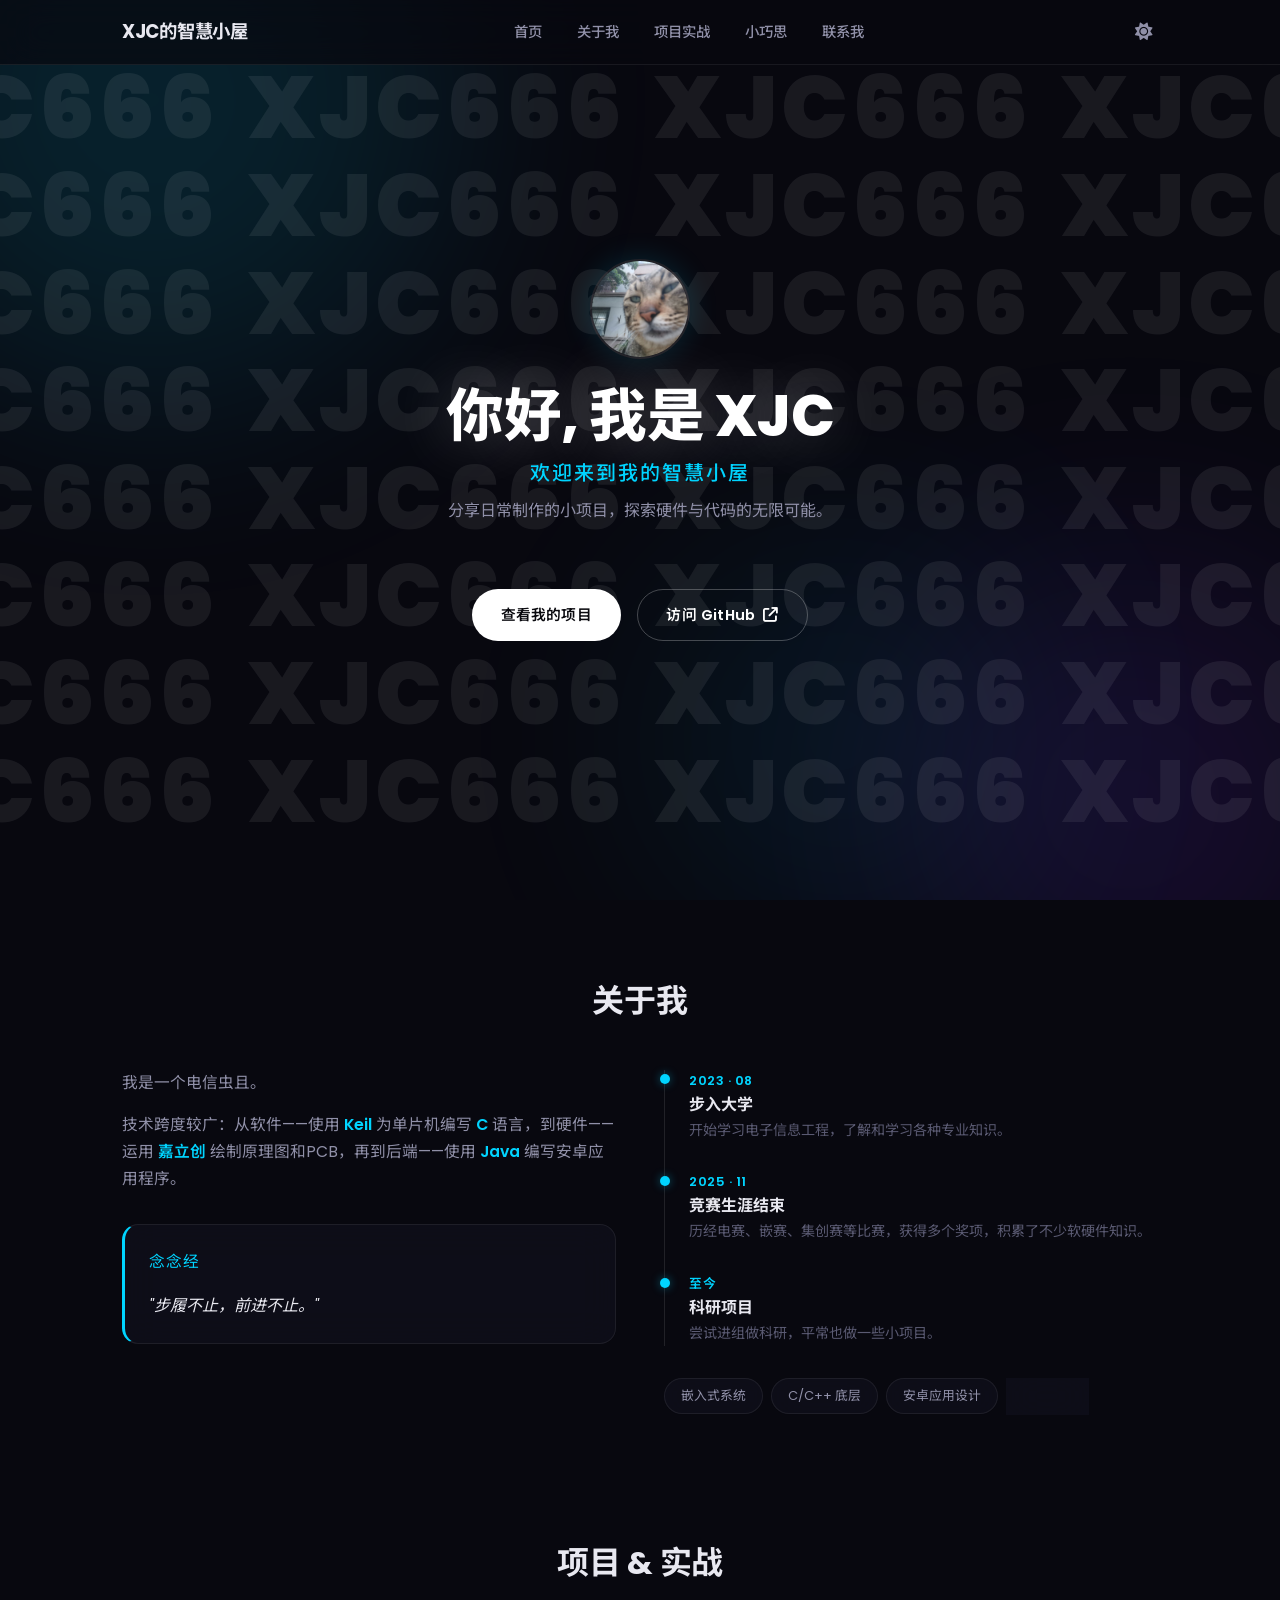
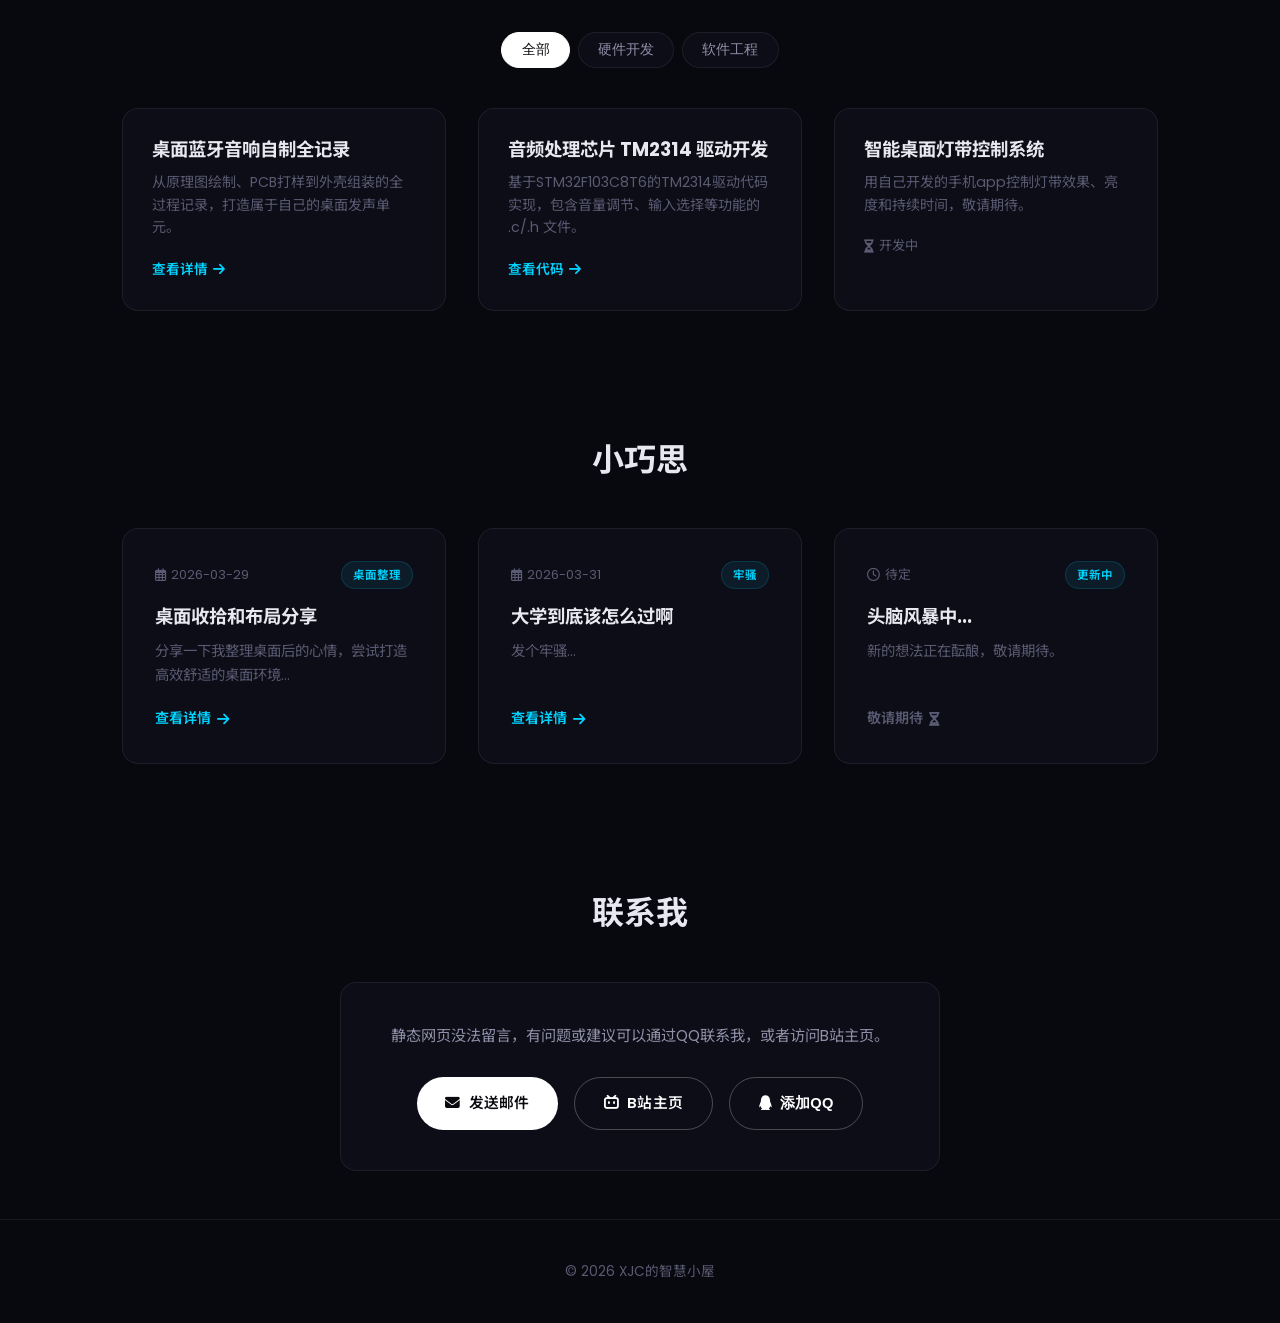
<file: index.html>
<!DOCTYPE html>
<html lang="zh-CN" data-theme="dark">
<head>
    <meta charset="UTF-8">
    <meta name="viewport" content="width=device-width, initial-scale=1.0">
    <title>XJC的智慧小屋</title>
    <meta name="description" content="你好，我是XJC。一名Whuer在读本科生，热衷于探索硬件与代码世界的电子爱好者。">

    <link rel="preconnect" href="https://fonts.googleapis.com">
    <link rel="preconnect" href="https://fonts.gstatic.com" crossorigin>
    <link href="https://fonts.googleapis.com/css2?family=Noto+Sans+SC:wght@400;500;700&family=Poppins:wght@400;500;600;700;800;900&display=swap" rel="stylesheet">

    <link rel="stylesheet" href="https://cdnjs.cloudflare.com/ajax/libs/font-awesome/6.5.2/css/all.min.css">

    <link rel="stylesheet" href="assets/css/main.css">
</head>
<body>
    <!-- Background orbs -->
    <div class="bg-orbs">
        <div class="bg-orb bg-orb--1"></div>
        <div class="bg-orb bg-orb--2"></div>
        <div class="bg-orb bg-orb--3"></div>
    </div>

    <!-- Navigation -->
    <header class="header">
        <nav class="nav container">
            <a href="#" class="nav__logo">XJC的智慧小屋</a>
            <div class="nav__menu" id="nav-menu">
                <ul class="nav__list">
                    <li class="nav__item"><a href="#hero" class="nav__link">首页</a></li>
                    <li class="nav__item"><a href="#about" class="nav__link">关于我</a></li>
                    <li class="nav__item"><a href="#projects" class="nav__link">项目实战</a></li>
                    <li class="nav__item"><a href="#insights" class="nav__link">小巧思</a></li>
                    <li class="nav__item"><a href="#contact" class="nav__link">联系我</a></li>
                </ul>
            </div>
            <div class="nav__actions">
                <button class="nav__theme" id="theme-btn" aria-label="主题切换">
                    <i class="fas fa-sun"></i>
                </button>
                <button class="nav__toggle" id="nav-toggle" aria-label="菜单">
                    <i class="fas fa-bars"></i>
                </button>
            </div>
        </nav>
    </header>

    <main>
        <!-- ============ Hero ============ -->
        <section id="hero" class="hero section">
            <!-- Text matrix background (static, always visible) -->
            <div class="hero__matrix-wrap">
                <div class="hero__matrix hero__matrix--base" id="hero-matrix-base"></div>
            </div>

            <!-- Chinese text layer (always visible) -->
            <div class="hero__content hero__content--cn">
                <img src="assets/images/avatar.jpg" alt="XJC" class="hero__avatar">
                <h1>你好, 我是 XJC</h1>
                <p class="hero__subtitle">欢迎来到我的智慧小屋</p>
                <p class="hero__desc">分享日常制作的小项目，探索硬件与代码的无限可能。</p>
                <div class="hero__buttons">
                    <a href="#projects" class="btn btn--primary">查看我的项目</a>
                    <a href="https://github.com/xjc666-666" target="_blank" class="btn btn--outline">访问 GitHub <i class="fas fa-arrow-up-right-from-square"></i></a>
                </div>
            </div>

            <!-- Spotlight wrapper: ONE circle for everything -->
            <div class="spotlight" id="spotlight">
                <!-- Bright matrix letters inside circle -->
                <div class="spotlight__matrix" id="spotlight-matrix"></div>
                <!-- English text inside circle -->
                <div class="spotlight__text">
                    <img src="assets/images/avatar.jpg" alt="XJC" class="hero__avatar">
                    <h1>HELLO, I'M XJC</h1>
                    <p class="hero__subtitle">WELCOME TO MY WISDOM HOUSE</p>
                    <p class="hero__desc">Sharing my projects, exploring the infinite possibilities of hardware &amp; code.</p>
                    <div class="hero__buttons">
                        <span class="btn btn--primary">VIEW MY PROJECTS</span>
                        <span class="btn btn--outline">GITHUB <i class="fas fa-arrow-up-right-from-square"></i></span>
                    </div>
                </div>
            </div>
        </section>

        <!-- ============ About ============ -->
        <section id="about" class="about section">
            <h2 class="section__title">关于我</h2>
            <div class="about__container container grid">
                <div class="about__left">
                    <p>我是一个电信虫且。</p>
                    <p>技术跨度较广：从软件——使用 <strong>Keil</strong> 为单片机编写<strong> C </strong>语言，到硬件——运用 <strong>嘉立创</strong> 绘制原理图和PCB，再到后端——使用 <strong>Java</strong> 编写安卓应用程序。</p>

                    <div class="motto">
                        <p class="motto__title">念念经</p>
                        <blockquote>"步履不止，前进不止。"</blockquote>
                    </div>
                </div>

                <div class="about__right">
                    <div class="timeline">
                        <div class="timeline__item">
                            <div class="timeline__date">2023 · 08</div>
                            <div class="timeline__content">
                                <h3>步入大学</h3>
                                <p>开始学习电子信息工程，了解和学习各种专业知识。</p>
                            </div>
                        </div>
                        <div class="timeline__item">
                            <div class="timeline__date">2025 · 11</div>
                            <div class="timeline__content">
                                <h3>竞赛生涯结束</h3>
                                <p>历经电赛、嵌赛、集创赛等比赛，获得多个奖项，积累了不少软硬件知识。</p>
                            </div>
                        </div>
                        <div class="timeline__item">
                            <div class="timeline__date">至今</div>
                            <div class="timeline__content">
                                <h3>科研项目</h3>
                                <p>尝试进组做科研，平常也做一些小项目。</p>
                            </div>
                        </div>
                    </div>
                    <ul class="tags">
                        <li>嵌入式系统</li>
                        <li>C/C++ 底层</li>
                        <li>安卓应用设计</li>
                        <li>硬件 DIY</li>
                    </ul>
                </div>
            </div>
        </section>

        <!-- ============ Projects ============ -->
        <section id="projects" class="projects section">
            <h2 class="section__title">项目 & 实战</h2>
            <div class="projects__container container">
                <div class="projects__filters">
                    <button class="filter-btn active" data-filter="all">全部</button>
                    <button class="filter-btn" data-filter="hardware">硬件开发</button>
                    <button class="filter-btn" data-filter="software">软件工程</button>
                </div>

                <div class="projects__grid grid">

                    <div class="card" data-category="hardware">
                        <h3 class="card__title">桌面蓝牙音响自制全记录</h3>
                        <p class="card__desc">从原理图绘制、PCB打样到外壳组装的全过程记录，打造属于自己的桌面发声单元。</p>
                        <div class="card__actions">
                            <a href="articles/bluetooth-speaker.html" class="card__link">查看详情 <i class="fas fa-arrow-right"></i></a>
                        </div>
                    </div>

                    <div class="card" data-category="software">
                        <h3 class="card__title">音频处理芯片 TM2314 驱动开发</h3>
                        <p class="card__desc">基于STM32F103C8T6的TM2314驱动代码实现，包含音量调节、输入选择等功能的 .c/.h 文件。</p>
                        <div class="card__actions">
                            <a href="articles/tm2314-driver.html" class="card__link">查看代码 <i class="fas fa-arrow-right"></i></a>
                        </div>
                    </div>

                    <div class="card" data-category="hardware software">
                        <h3 class="card__title">智能桌面灯带控制系统</h3>
                        <p class="card__desc">用自己开发的手机app控制灯带效果、亮度和持续时间，敬请期待。</p>
                        <div class="card__actions">
                            <span class="card__muted"><i class="fas fa-hourglass-half"></i> 开发中</span>
                        </div>
                    </div>

                </div>
            </div>
        </section>

        <!-- ============ Insights ============ -->
        <section id="insights" class="insights section">
            <h2 class="section__title">小巧思</h2>
            <div class="insights__container container grid">

                <article class="insight-card">
                    <div class="insight-card__meta">
                        <span class="insight-card__date"><i class="far fa-calendar-alt"></i> 2026-03-29</span>
                        <span class="insight-card__tag">桌面整理</span>
                    </div>
                    <h3 class="insight-card__title">桌面收拾和布局分享</h3>
                    <p class="insight-card__excerpt">分享一下我整理桌面后的心情，尝试打造高效舒适的桌面环境...</p>
                    <a href="articles/desktop-layout.html" class="insight-card__link">查看详情 <i class="fas fa-arrow-right"></i></a>
                </article>

                <article class="insight-card">
                    <div class="insight-card__meta">
                        <span class="insight-card__date"><i class="far fa-calendar-alt"></i> 2026-03-31</span>
                        <span class="insight-card__tag">牢骚</span>
                    </div>
                    <h3 class="insight-card__title">大学到底该怎么过啊</h3>
                    <p class="insight-card__excerpt">发个牢骚...</p>
                    <a href="articles/mythoughts1.html" class="insight-card__link">查看详情 <i class="fas fa-arrow-right"></i></a>
                </article>

                <article class="insight-card">
                    <div class="insight-card__meta">
                        <span class="insight-card__date"><i class="far fa-clock"></i> 待定</span>
                        <span class="insight-card__tag">更新中</span>
                    </div>
                    <h3 class="insight-card__title">头脑风暴中...</h3>
                    <p class="insight-card__excerpt">新的想法正在酝酿，敬请期待。</p>
                    <span class="insight-card__link" style="color: var(--text-muted); cursor: default;">敬请期待 <i class="fas fa-hourglass-half"></i></span>
                </article>

            </div>
        </section>

        <!-- ============ Contact ============ -->
        <section id="contact" class="contact section">
            <h2 class="section__title">联系我</h2>
            <div class="contact__container container">
                <p>静态网页没法留言，有问题或建议可以通过QQ联系我，或者访问B站主页。</p>
                <div class="contact__buttons">
                    <a href="mailto:1815830543@qq.com" class="btn btn--primary"><i class="fas fa-envelope"></i> 发送邮件</a>
                    <a href="https://space.bilibili.com/1815535695" target="_blank" class="btn btn--outline"><i class="fab fa-bilibili"></i> B站主页</a>
                    <button class="btn btn--outline" id="qq-btn"><i class="fab fa-qq"></i> 添加QQ</button>
                </div>
            </div>
        </section>
    </main>

    <footer class="footer">
        <div class="footer__container container">
            <p>&copy; 2026 XJC的智慧小屋</p>
        </div>
    </footer>

    <!-- QQ Modal -->
    <div class="modal" id="qq-modal">
        <div class="modal__box">
            <span class="modal__close">&times;</span>
            <h3>QQ 二维码</h3>
            <img src="assets/images/qq_qr.png" alt="QQ QR" style="width:180px;height:180px;background:#eee;object-fit:contain;border-radius:0.5rem;">
            <p>扫一扫添加我的QQ</p>
        </div>
    </div>

    <script src="assets/js/main.js"></script>
</body>
</html>
</file>
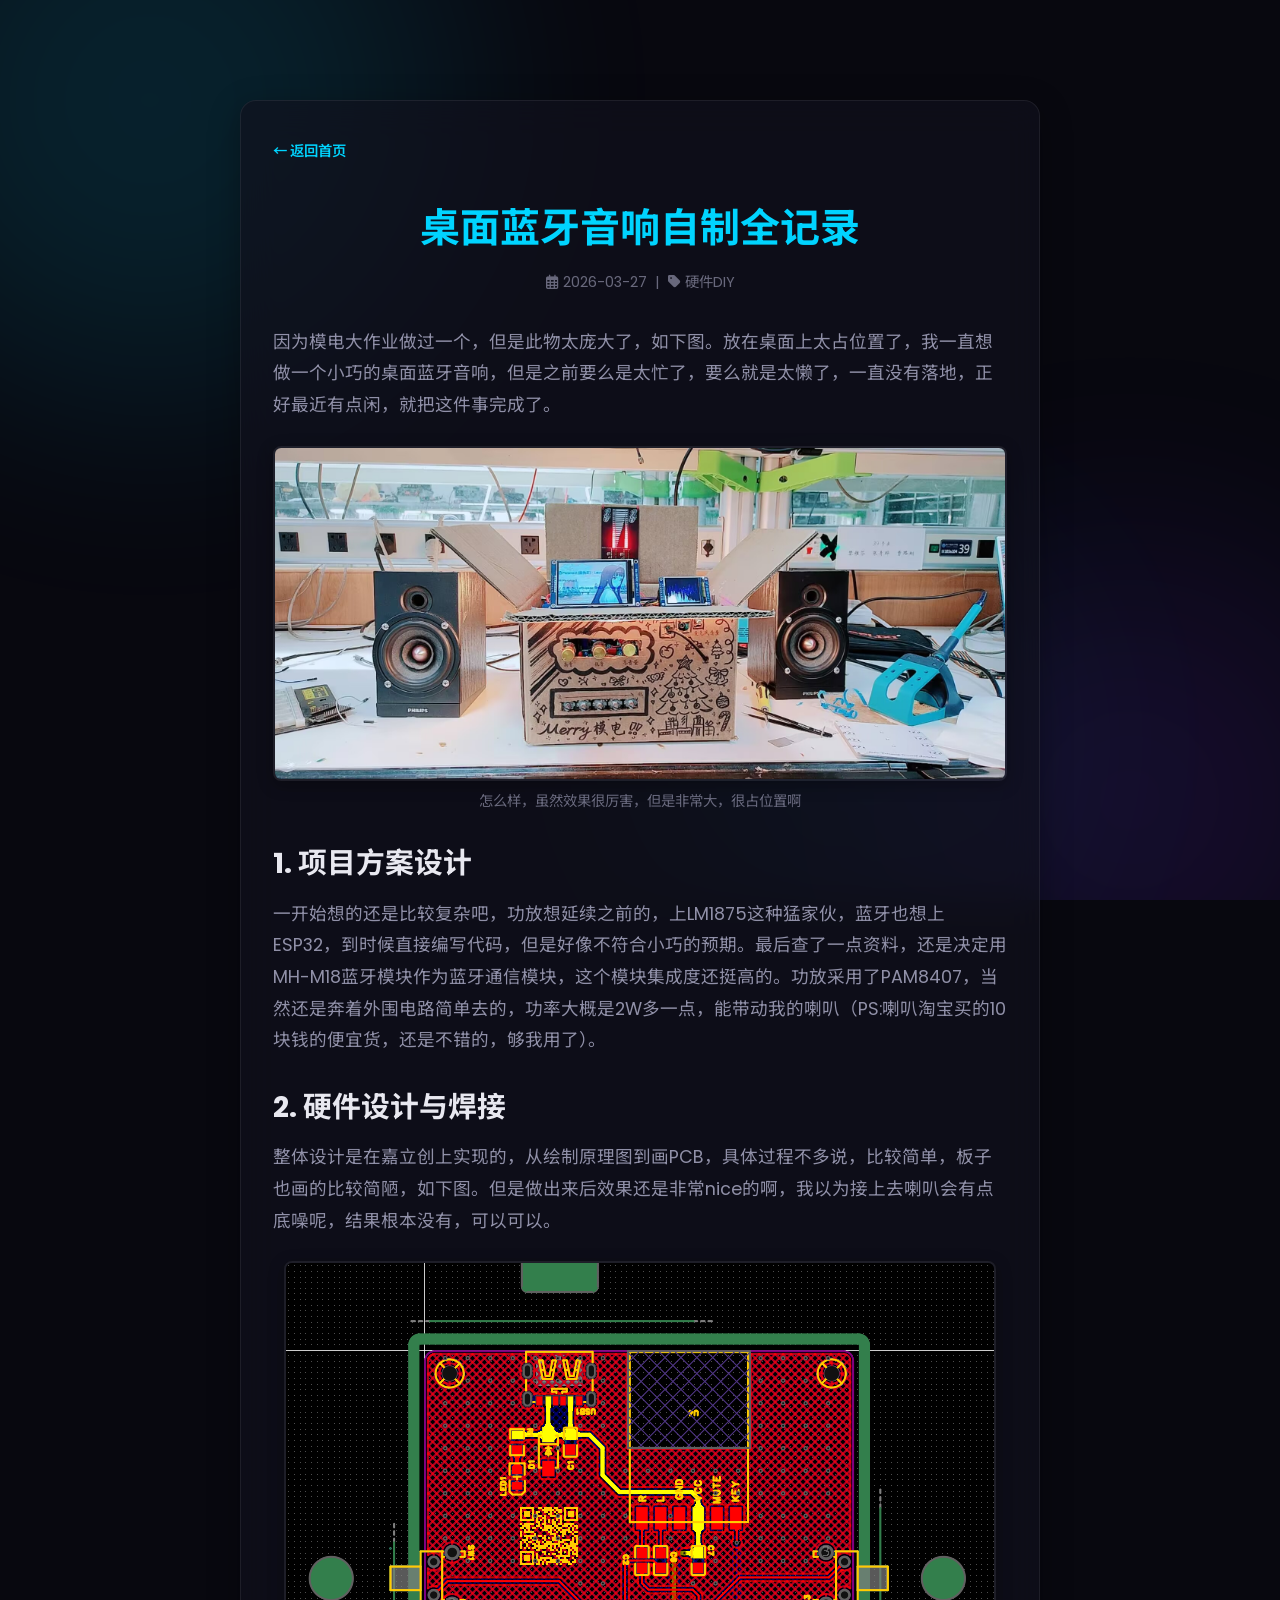
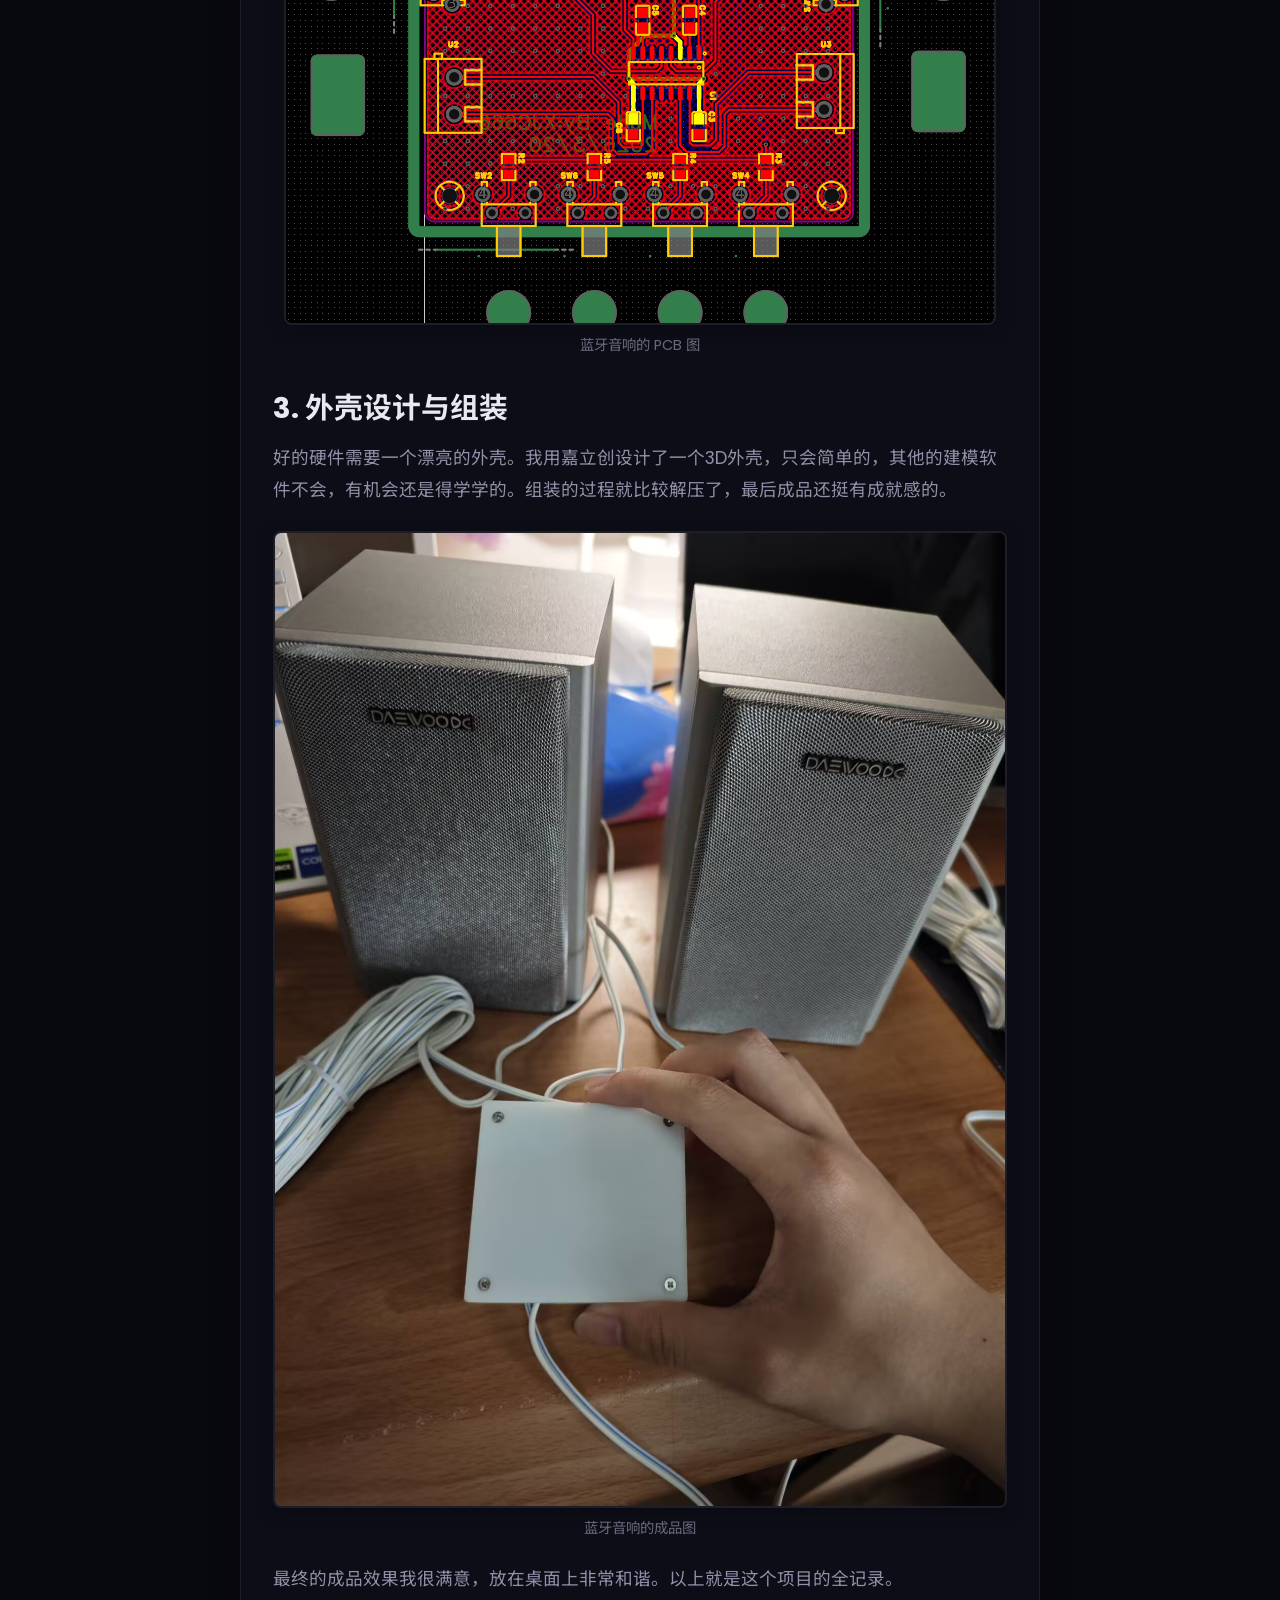
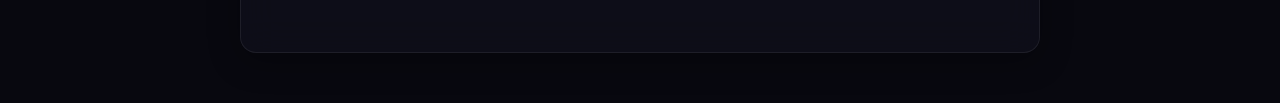
<file: articles/bluetooth-speaker.html>
<!DOCTYPE html>
<html lang="zh-CN" data-theme="dark">
<head>
    <meta charset="UTF-8">
    <meta name="viewport" content="width=device-width, initial-scale=1.0">
    <title>桌面蓝牙音响自制全记录 | XJC的智慧小屋</title>
    
    <link href="https://fonts.googleapis.com/css2?family=Noto+Sans+SC:wght@400;700&family=Poppins:wght@400;600;700&display=swap" rel="stylesheet">
    <link rel="stylesheet" href="https://cdnjs.cloudflare.com/ajax/libs/font-awesome/6.5.2/css/all.min.css">
    <link rel="stylesheet" href="../assets/css/main.css">
    
    <style>
        .article-container { max-width: 800px; margin: 100px auto 50px auto; padding: 2rem; background: var(--bg-card); backdrop-filter: blur(18px); -webkit-backdrop-filter: blur(18px); border-radius: 1rem; border: 1px solid var(--border); box-shadow: 0 8px 32px rgba(0,0,0,0.3); color: var(--text-secondary); }
        .article-header { margin-bottom: 2rem; text-align: center; }
        .article-header h1 { font-size: 2.5rem; color: var(--accent); margin-bottom: 1rem; }
        .article-meta { font-size: 0.9rem; color: var(--text-secondary); opacity: 0.7; }
        .article-content h2 { color: var(--text-primary); margin-top: 2rem; margin-bottom: 1rem; font-size: 1.8rem;}
        .article-content p { margin-bottom: 1.5rem; line-height: 1.8; font-size: 1.1rem;}
        
        /* 图片排版 */
        .article-content img { max-width: 100%; height: auto; border-radius: 0.5rem; margin: 1.5rem auto; display: block; box-shadow: 0 4px 16px rgba(0,0,0,0.3); border: 2px solid var(--border); }
        .img-caption { text-align: center; font-size: 0.9rem; color: var(--text-secondary); opacity: 0.7; margin-top: -1rem; margin-bottom: 1.5rem; display: block;}
        
        .back-btn { margin-bottom: 2rem; display: inline-flex; align-items: center; gap: 0.4rem; color: var(--accent); font-weight: 600; font-size: 0.9rem; padding: 0.4rem 0; transition: gap 0.3s; }
        .back-btn:hover { gap: 0.7rem; }
        @media screen and (max-width: 768px) { .article-container { margin: 80px 1rem 2rem 1rem; padding: 1.5rem; } .article-header h1 { font-size: 1.8rem; } }
    </style>
</head>
<body>
    <div class="bg-orbs">
        <div class="bg-orb bg-orb--1"></div>
        <div class="bg-orb bg-orb--2"></div>
        <div class="bg-orb bg-orb--3"></div>
    </div>
    <main>
        <div class="article-container">
            <a href="../index.html" class="back-btn">← 返回首页</a>
            <header class="article-header">
                <h1>桌面蓝牙音响自制全记录</h1>
                <div class="article-meta">
                    <span><i class="far fa-calendar-alt"></i> 2026-03-27</span> &nbsp;|&nbsp; 
                    <span><i class="fas fa-tag"></i> 硬件DIY</span>
                </div>
            </header>
            <article class="article-content">
                <p>因为模电大作业做过一个，但是此物太庞大了，如下图。放在桌面上太占位置了，我一直想做一个小巧的桌面蓝牙音响，但是之前要么是太忙了，要么就是太懒了，一直没有落地，正好最近有点闲，就把这件事完成了。</p>
                
                <img src="../assets/images/old_bluetooth.jpg" alt="老蓝牙音响">
                <span class="img-caption">怎么样，虽然效果很厉害，但是非常大，很占位置啊</span>

                <h2>1. 项目方案设计</h2>
                <p>一开始想的还是比较复杂吧，功放想延续之前的，上LM1875这种猛家伙，蓝牙也想上ESP32，到时候直接编写代码，但是好像不符合小巧的预期。最后查了一点资料，还是决定用MH-M18蓝牙模块作为蓝牙通信模块，这个模块集成度还挺高的。功放采用了PAM8407，当然还是奔着外围电路简单去的，功率大概是2W多一点，能带动我的喇叭（PS:喇叭淘宝买的10块钱的便宜货，还是不错的，够我用了）。</p>
                
                
                <h2>2. 硬件设计与焊接</h2>
                <p>整体设计是在嘉立创上实现的，从绘制原理图到画PCB，具体过程不多说，比较简单，板子也画的比较简陋，如下图。但是做出来后效果还是非常nice的啊，我以为接上去喇叭会有点底噪呢，结果根本没有，可以可以。</p>
                
                <img src="../assets/images/pcb_demo.png" alt="蓝牙音响PCB设计图">
                <span class="img-caption">蓝牙音响的 PCB 图</span>

                <h2>3. 外壳设计与组装</h2>
                <p>好的硬件需要一个漂亮的外壳。我用嘉立创设计了一个3D外壳，只会简单的，其他的建模软件不会，有机会还是得学学的。组装的过程就比较解压了，最后成品还挺有成就感的。</p>

                <img src="../assets/images/bluetooth_look.jpg" alt="蓝牙音响成品图">
                <span class="img-caption">蓝牙音响的成品图</span>
                
                <p>最终的成品效果我很满意，放在桌面上非常和谐。以上就是这个项目的全记录。</p>
            </article>
        </div>
    </main>
    <script src="../assets/js/main.js"></script>
</body>
</html>
</file>
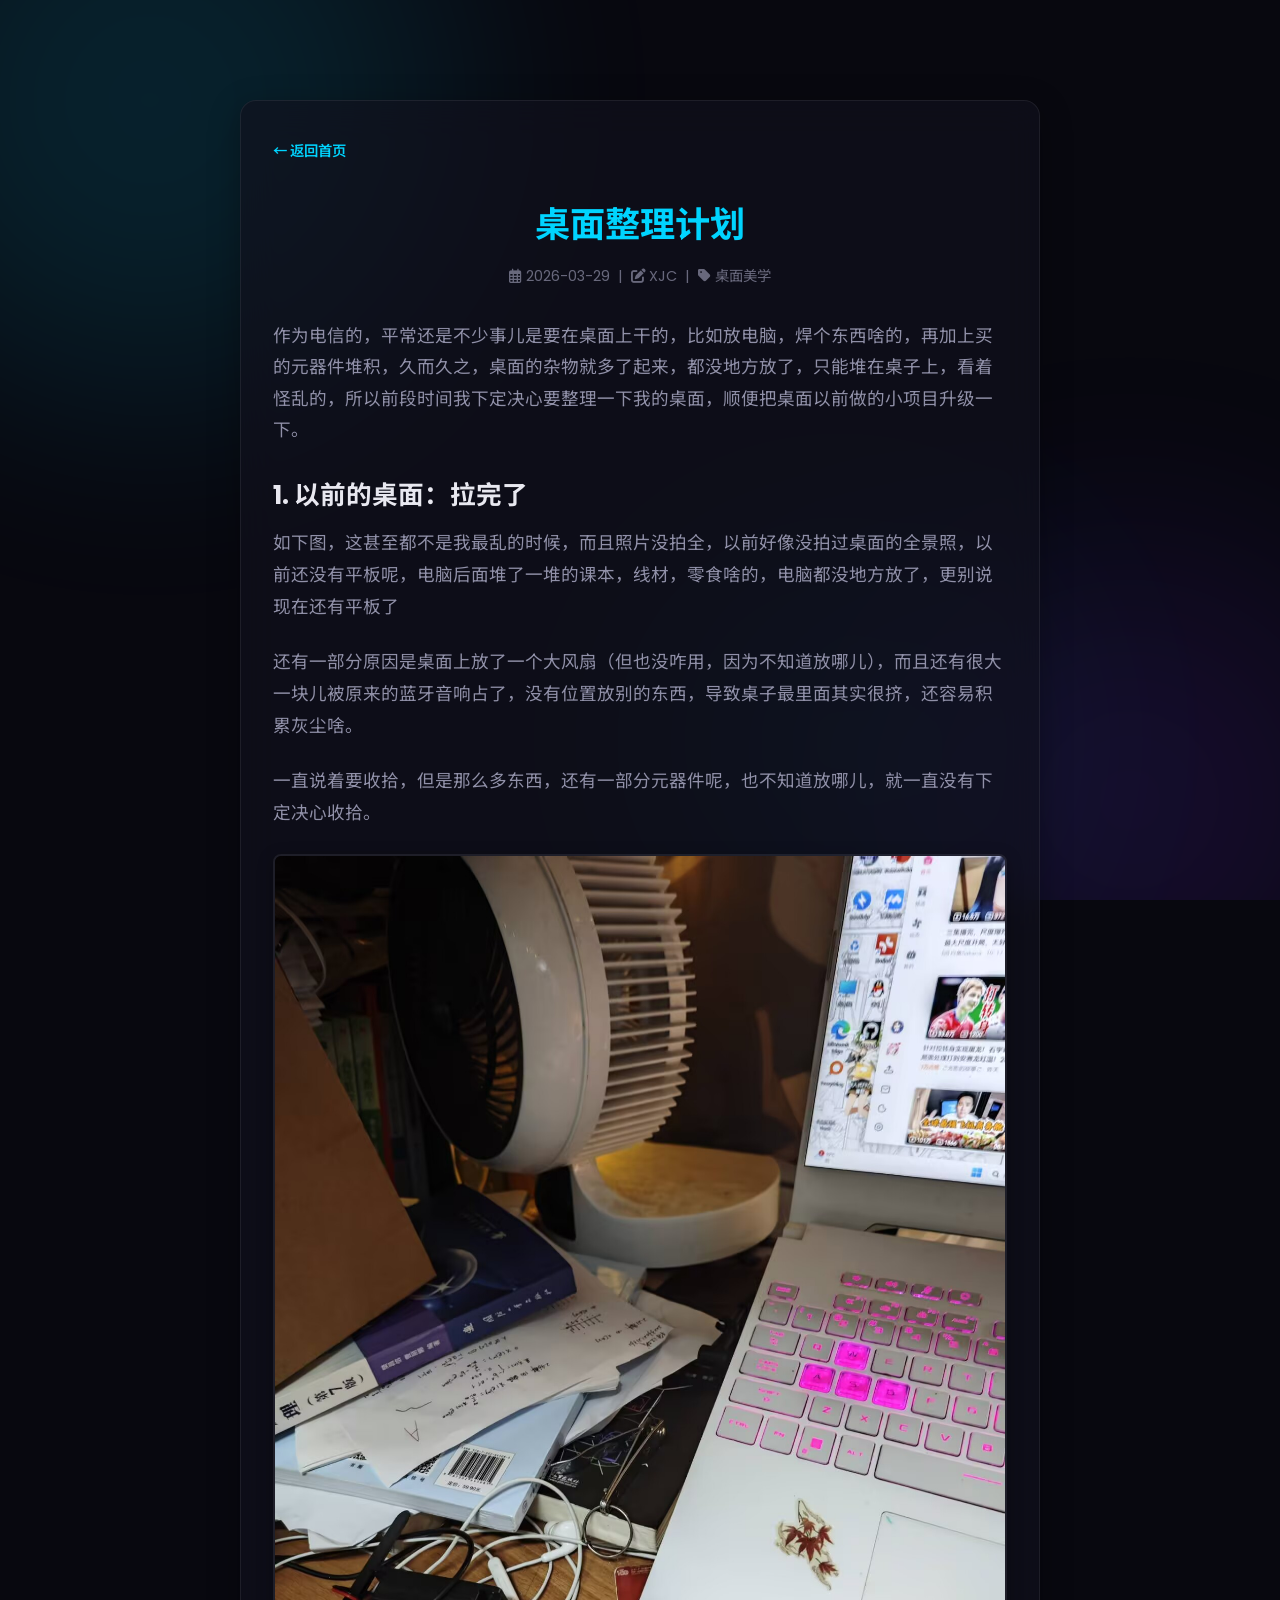
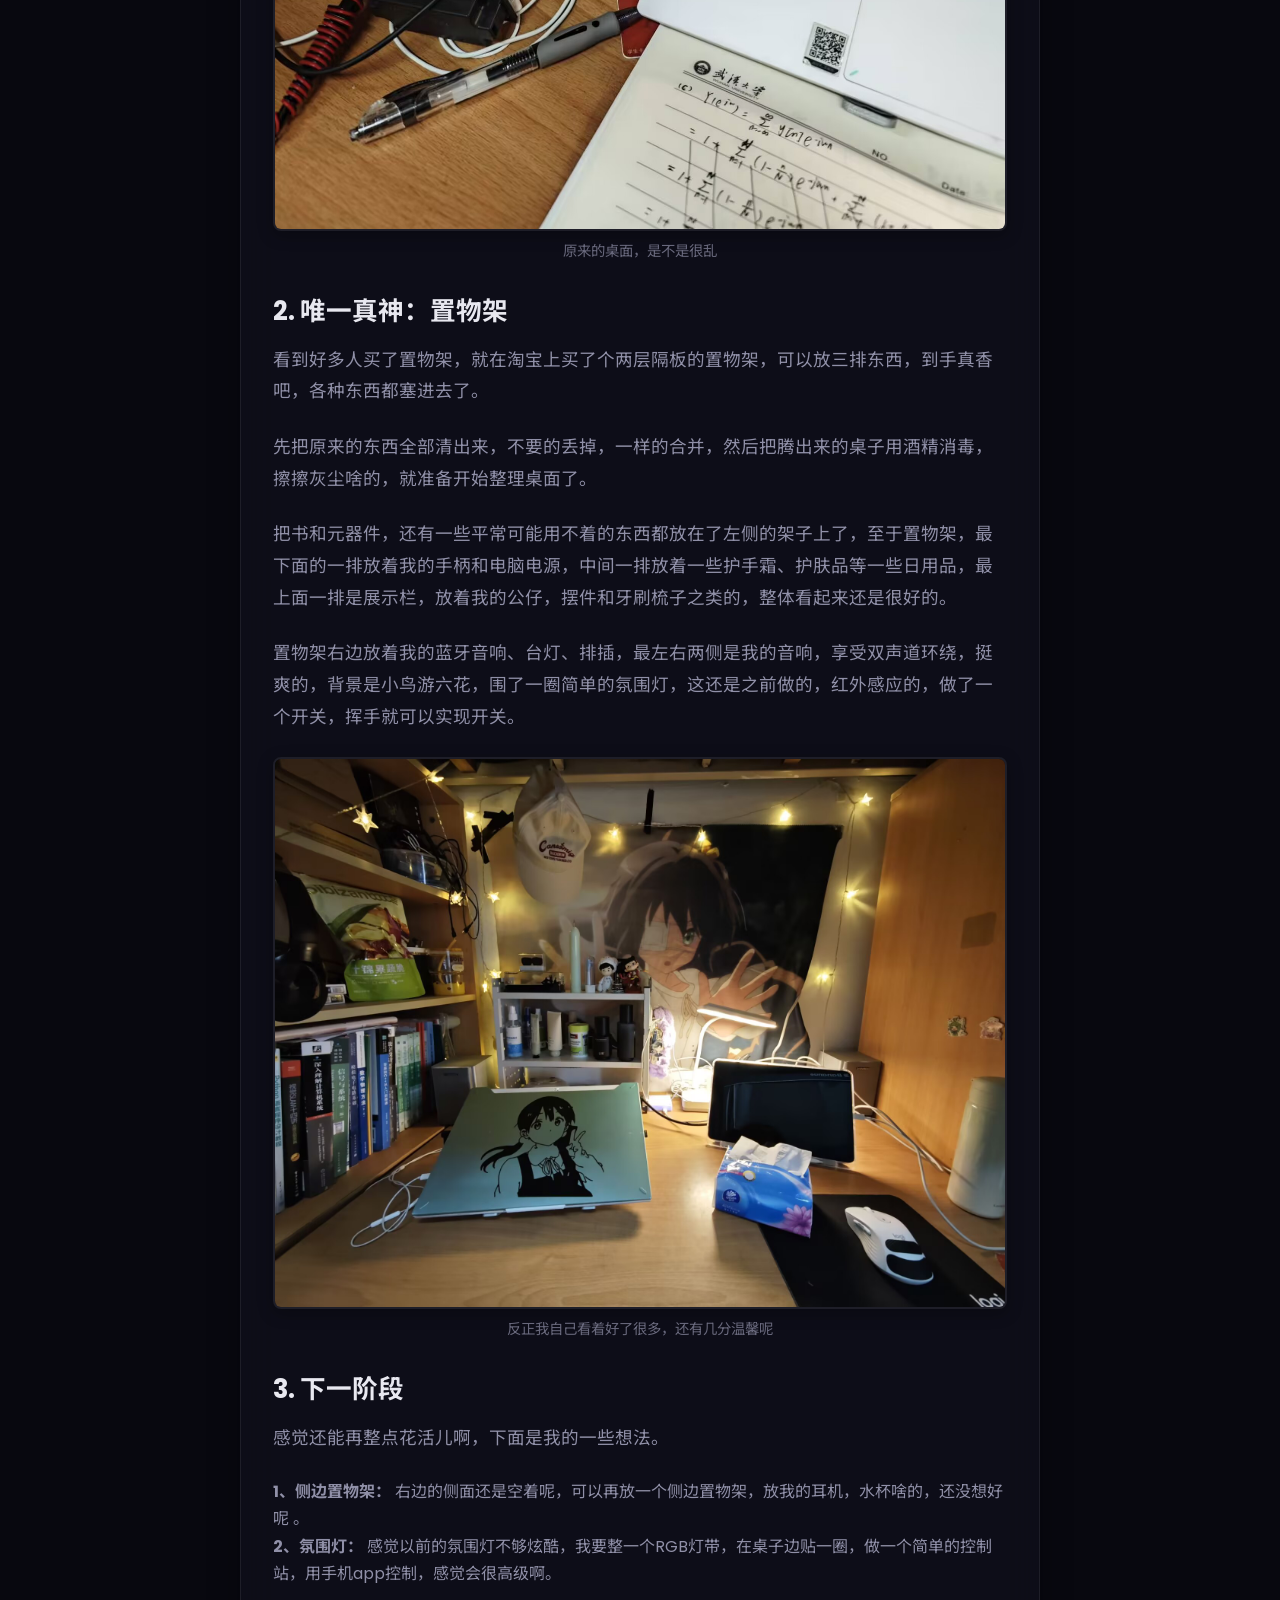
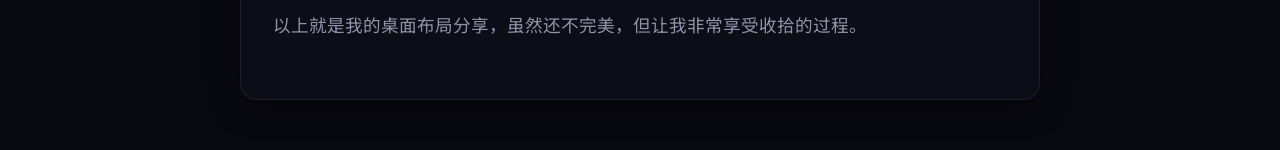
<file: articles/desktop-layout.html>
<!DOCTYPE html>
<html lang="zh-CN" data-theme="dark">
<head>
    <meta charset="UTF-8">
    <meta name="viewport" content="width=device-width, initial-scale=1.0">
    <title>桌面整理计划 | XJC的智慧小屋</title>
    
    <link href="https://fonts.googleapis.com/css2?family=Noto+Sans+SC:wght@400;700&family=Poppins:wght@400;600;700&display=swap" rel="stylesheet">
    <link rel="stylesheet" href="https://cdnjs.cloudflare.com/ajax/libs/font-awesome/6.5.2/css/all.min.css">
    <link rel="stylesheet" href="../assets/css/main.css">
    
    <style>
        .article-container { max-width: 800px; margin: 100px auto 50px auto; padding: 2rem; background: var(--bg-card); backdrop-filter: blur(18px); -webkit-backdrop-filter: blur(18px); border-radius: 1rem; border: 1px solid var(--border); box-shadow: 0 8px 32px rgba(0,0,0,0.3); color: var(--text-secondary); }
        .article-header { margin-bottom: 2rem; text-align: center; }
        .article-header h1 { font-size: 2.2rem; color: var(--accent); margin-bottom: 1rem; }
        .article-meta { font-size: 0.9rem; color: var(--text-secondary); opacity: 0.7; }
        .article-content h2 { color: var(--text-primary); margin-top: 2rem; margin-bottom: 1rem; font-size: 1.6rem;}
        .article-content p { margin-bottom: 1.5rem; line-height: 1.8; font-size: 1.1rem;}
        
        .article-content img { max-width: 100%; height: auto; border-radius: 0.5rem; margin: 1.5rem auto; display: block; box-shadow: 0 4px 16px rgba(0,0,0,0.3); border: 2px solid var(--border); }
        .img-caption { text-align: center; font-size: 0.9rem; color: var(--text-secondary); opacity: 0.7; margin-top: -1rem; margin-bottom: 1.5rem; display: block;}
        
        .back-btn { margin-bottom: 2rem; display: inline-flex; align-items: center; gap: 0.4rem; color: var(--accent); font-weight: 600; font-size: 0.9rem; padding: 0.4rem 0; transition: gap 0.3s; }
        .back-btn:hover { gap: 0.7rem; }
        @media screen and (max-width: 768px) { .article-container { margin: 80px 1rem 2rem 1rem; padding: 1.5rem; } .article-header h1 { font-size: 1.6rem; } }
    </style>
</head>
<body>
    <div class="bg-orbs">
        <div class="bg-orb bg-orb--1"></div>
        <div class="bg-orb bg-orb--2"></div>
        <div class="bg-orb bg-orb--3"></div>
    </div>
    <main>
        <div class="article-container">
            <a href="../index.html" class="back-btn">← 返回首页</a>
            <header class="article-header">
                <h1>桌面整理计划</h1>
                <div class="article-meta">
                    <span><i class="far fa-calendar-alt"></i> 2026-03-29</span> &nbsp;|&nbsp; 
                    <span><i class="fas fa-edit"></i> XJC</span> &nbsp;|&nbsp; 
                    <span><i class="fas fa-tag"></i> 桌面美学 </span>
                </div>
            </header>
            <article class="article-content">
                <p>作为电信的，平常还是不少事儿是要在桌面上干的，比如放电脑，焊个东西啥的，再加上买的元器件堆积，久而久之，桌面的杂物就多了起来，都没地方放了，只能堆在桌子上，看着怪乱的，所以前段时间我下定决心要整理一下我的桌面，顺便把桌面以前做的小项目升级一下。</p>
                
                <h2>1. 以前的桌面：拉完了</h2>
                <p>如下图，这甚至都不是我最乱的时候，而且照片没拍全，以前好像没拍过桌面的全景照，以前还没有平板呢，电脑后面堆了一堆的课本，线材，零食啥的，电脑都没地方放了，更别说现在还有平板了</p>
                
                <p>还有一部分原因是桌面上放了一个大风扇（但也没咋用，因为不知道放哪儿），而且还有很大一块儿被原来的蓝牙音响占了，没有位置放别的东西，导致桌子最里面其实很挤，还容易积累灰尘啥。</p>

                <p>一直说着要收拾，但是那么多东西，还有一部分元器件呢，也不知道放哪儿，就一直没有下定决心收拾。</p>

                <img src="../assets/images/old_desktop.jpg" alt="原来的桌面">
                <span class="img-caption">原来的桌面，是不是很乱</span>
                
                
                <h2>2. 唯一真神：置物架</h2>
                <p>看到好多人买了置物架，就在淘宝上买了个两层隔板的置物架，可以放三排东西，到手真香吧，各种东西都塞进去了。</p>

                <p>先把原来的东西全部清出来，不要的丢掉，一样的合并，然后把腾出来的桌子用酒精消毒，擦擦灰尘啥的，就准备开始整理桌面了。</p>
                
                <p>把书和元器件，还有一些平常可能用不着的东西都放在了左侧的架子上了，至于置物架，最下面的一排放着我的手柄和电脑电源，中间一排放着一些护手霜、护肤品等一些日用品，最上面一排是展示栏，放着我的公仔，摆件和牙刷梳子之类的，整体看起来还是很好的。</p>

                <p>置物架右边放着我的蓝牙音响、台灯、排插，最左右两侧是我的音响，享受双声道环绕，挺爽的，背景是小鸟游六花，围了一圈简单的氛围灯，这还是之前做的，红外感应的，做了一个开关，挥手就可以实现开关。</p>

                <img src="../assets/images/desktop_scene1.jpg" alt="我的桌面全景图">
                <span class="img-caption">反正我自己看着好了很多，还有几分温馨呢</span>


                <h2>3. 下一阶段</h2>
                <p>感觉还能再整点花活儿啊，下面是我的一些想法。</p>

                <ul>
                    <li><strong>1、侧边置物架：</strong> 右边的侧面还是空着呢，可以再放一个侧边置物架，放我的耳机，水杯啥的，还没想好呢 。</li>
                    <li><strong>2、氛围灯：</strong> 感觉以前的氛围灯不够炫酷，我要整一个RGB灯带，在桌子边贴一圈，做一个简单的控制站，用手机app控制，感觉会很高级啊。</li>
                </ul>

                <p></p>

                <p>以上就是我的桌面布局分享，虽然还不完美，但让我非常享受收拾的过程。</p>
            </article>
        </div>
    </main>
    <script src="../assets/js/main.js"></script>
</body>
</html>
</file>
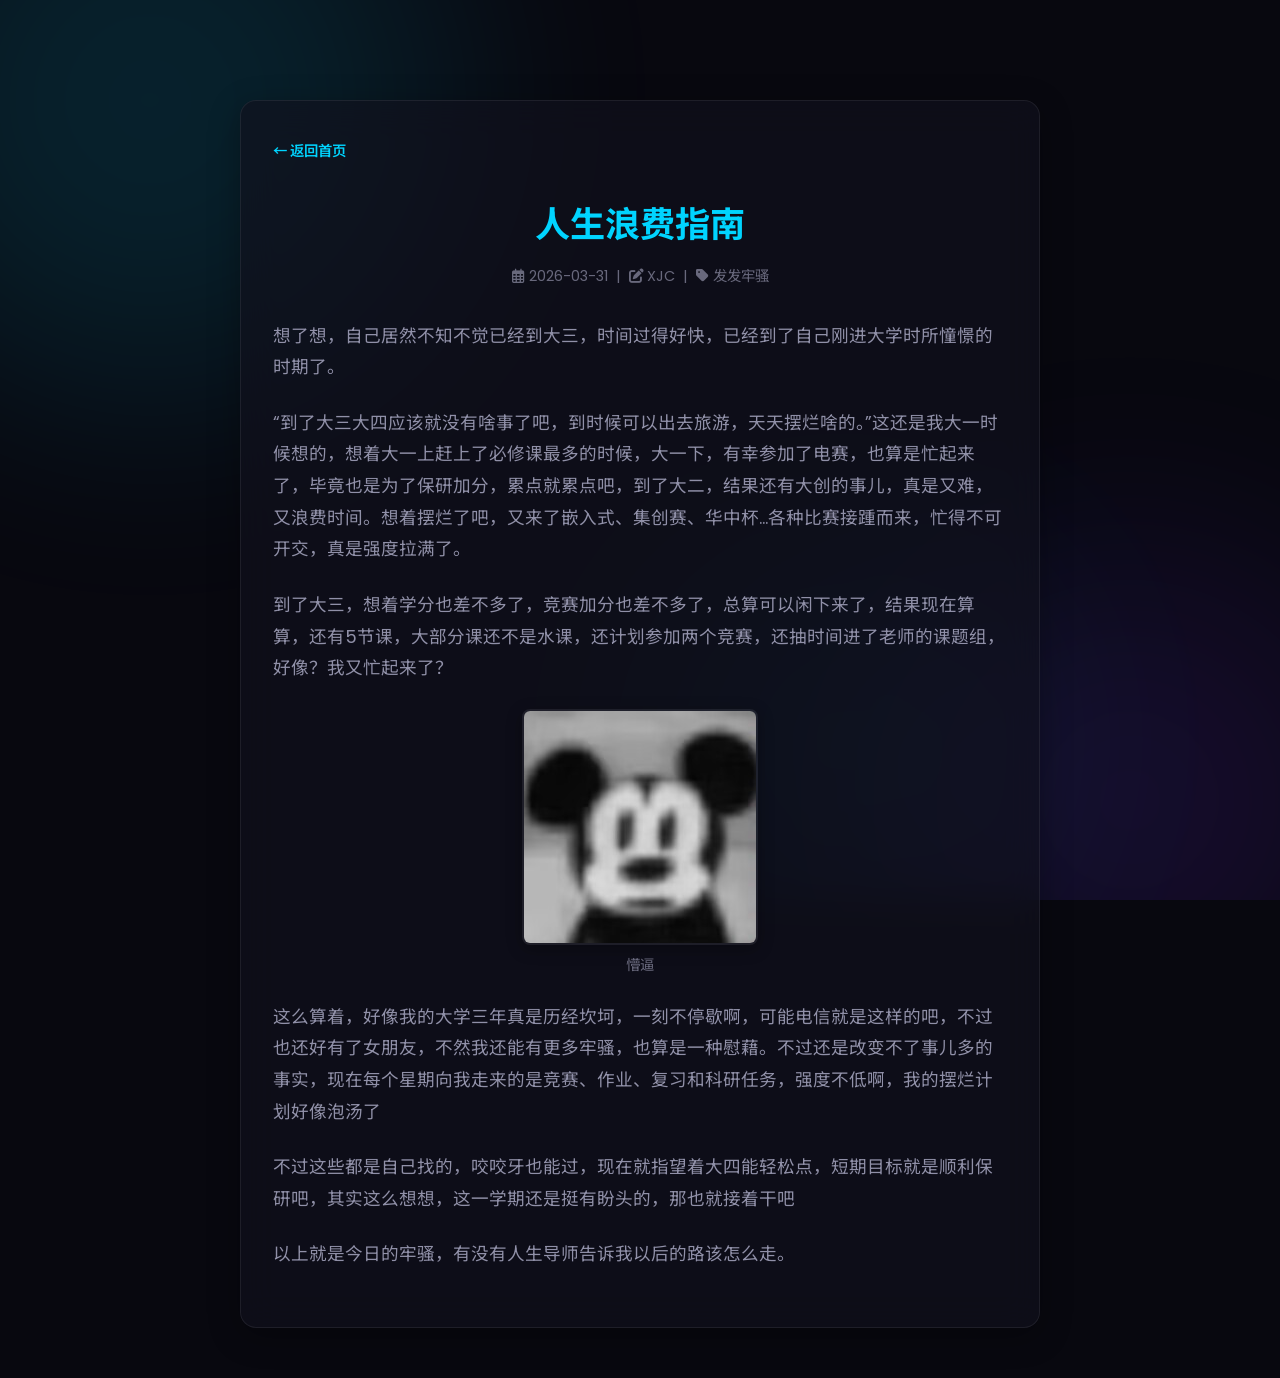
<file: articles/mythoughts1.html>
<!DOCTYPE html>
<html lang="zh-CN" data-theme="dark">
<head>
    <meta charset="UTF-8">
    <meta name="viewport" content="width=device-width, initial-scale=1.0">
    <title>人生浪费指南 | XJC的智慧小屋</title>
    
    <link href="https://fonts.googleapis.com/css2?family=Noto+Sans+SC:wght@400;700&family=Poppins:wght@400;600;700&display=swap" rel="stylesheet">
    <link rel="stylesheet" href="https://cdnjs.cloudflare.com/ajax/libs/font-awesome/6.5.2/css/all.min.css">
    <link rel="stylesheet" href="../assets/css/main.css">
    
    <style>
        .article-container { max-width: 800px; margin: 100px auto 50px auto; padding: 2rem; background: var(--bg-card); backdrop-filter: blur(18px); -webkit-backdrop-filter: blur(18px); border-radius: 1rem; border: 1px solid var(--border); box-shadow: 0 8px 32px rgba(0,0,0,0.3); color: var(--text-secondary); }
        .article-header { margin-bottom: 2rem; text-align: center; }
        .article-header h1 { font-size: 2.2rem; color: var(--accent); margin-bottom: 1rem; }
        .article-meta { font-size: 0.9rem; color: var(--text-secondary); opacity: 0.7; }
        .article-content h2 { color: var(--text-primary); margin-top: 2rem; margin-bottom: 1rem; font-size: 1.6rem;}
        .article-content p { margin-bottom: 1.5rem; line-height: 1.8; font-size: 1.1rem;}
        
        .article-content img { max-width: 100%; height: auto; border-radius: 0.5rem; margin: 1.5rem auto; display: block; box-shadow: 0 4px 16px rgba(0,0,0,0.3); border: 2px solid var(--border); }
        .img-caption { text-align: center; font-size: 0.9rem; color: var(--text-secondary); opacity: 0.7; margin-top: -1rem; margin-bottom: 1.5rem; display: block;}
        
        .back-btn { margin-bottom: 2rem; display: inline-flex; align-items: center; gap: 0.4rem; color: var(--accent); font-weight: 600; font-size: 0.9rem; padding: 0.4rem 0; transition: gap 0.3s; }
        .back-btn:hover { gap: 0.7rem; }
        @media screen and (max-width: 768px) { .article-container { margin: 80px 1rem 2rem 1rem; padding: 1.5rem; } .article-header h1 { font-size: 1.6rem; } }
    </style>
</head>
<body>
    <div class="bg-orbs">
        <div class="bg-orb bg-orb--1"></div>
        <div class="bg-orb bg-orb--2"></div>
        <div class="bg-orb bg-orb--3"></div>
    </div>
    <main>
        <div class="article-container">
            <a href="../index.html" class="back-btn">← 返回首页</a>
            <header class="article-header">
                <h1>人生浪费指南</h1>
                <div class="article-meta">
                    <span><i class="far fa-calendar-alt"></i> 2026-03-31</span> &nbsp;|&nbsp; 
                    <span><i class="fas fa-edit"></i> XJC</span> &nbsp;|&nbsp; 
                    <span><i class="fas fa-tag"></i> 发发牢骚 </span>
                </div>
            </header>
            <article class="article-content">
                <p>想了想，自己居然不知不觉已经到大三，时间过得好快，已经到了自己刚进大学时所憧憬的时期了。</p>
                
                <p>“到了大三大四应该就没有啥事了吧，到时候可以出去旅游，天天摆烂啥的。”这还是我大一时候想的，想着大一上赶上了必修课最多的时候，大一下，有幸参加了电赛，也算是忙起来了，毕竟也是为了保研加分，累点就累点吧，到了大二，结果还有大创的事儿，真是又难，又浪费时间。想着摆烂了吧，又来了嵌入式、集创赛、华中杯...各种比赛接踵而来，忙得不可开交，真是强度拉满了。</p>
                
                <p>到了大三，想着学分也差不多了，竞赛加分也差不多了，总算可以闲下来了，结果现在算算，还有5节课，大部分课还不是水课，还计划参加两个竞赛，还抽时间进了老师的课题组，好像？我又忙起来了？</p>

                <img src="../assets/images/emoj1.jpg" alt="表情包一个">
                <span class="img-caption">懵逼</span>

                <p>这么算着，好像我的大学三年真是历经坎坷，一刻不停歇啊，可能电信就是这样的吧，不过也还好有了女朋友，不然我还能有更多牢骚，也算是一种慰藉。不过还是改变不了事儿多的事实，现在每个星期向我走来的是竞赛、作业、复习和科研任务，强度不低啊，我的摆烂计划好像泡汤了</p>

                <p>不过这些都是自己找的，咬咬牙也能过，现在就指望着大四能轻松点，短期目标就是顺利保研吧，其实这么想想，这一学期还是挺有盼头的，那也就接着干吧</p>

                <p>以上就是今日的牢骚，有没有人生导师告诉我以后的路该怎么走。</p>
            </article>
        </div>
    </main>
    <script src="../assets/js/main.js"></script>
</body>
</html>
</file>
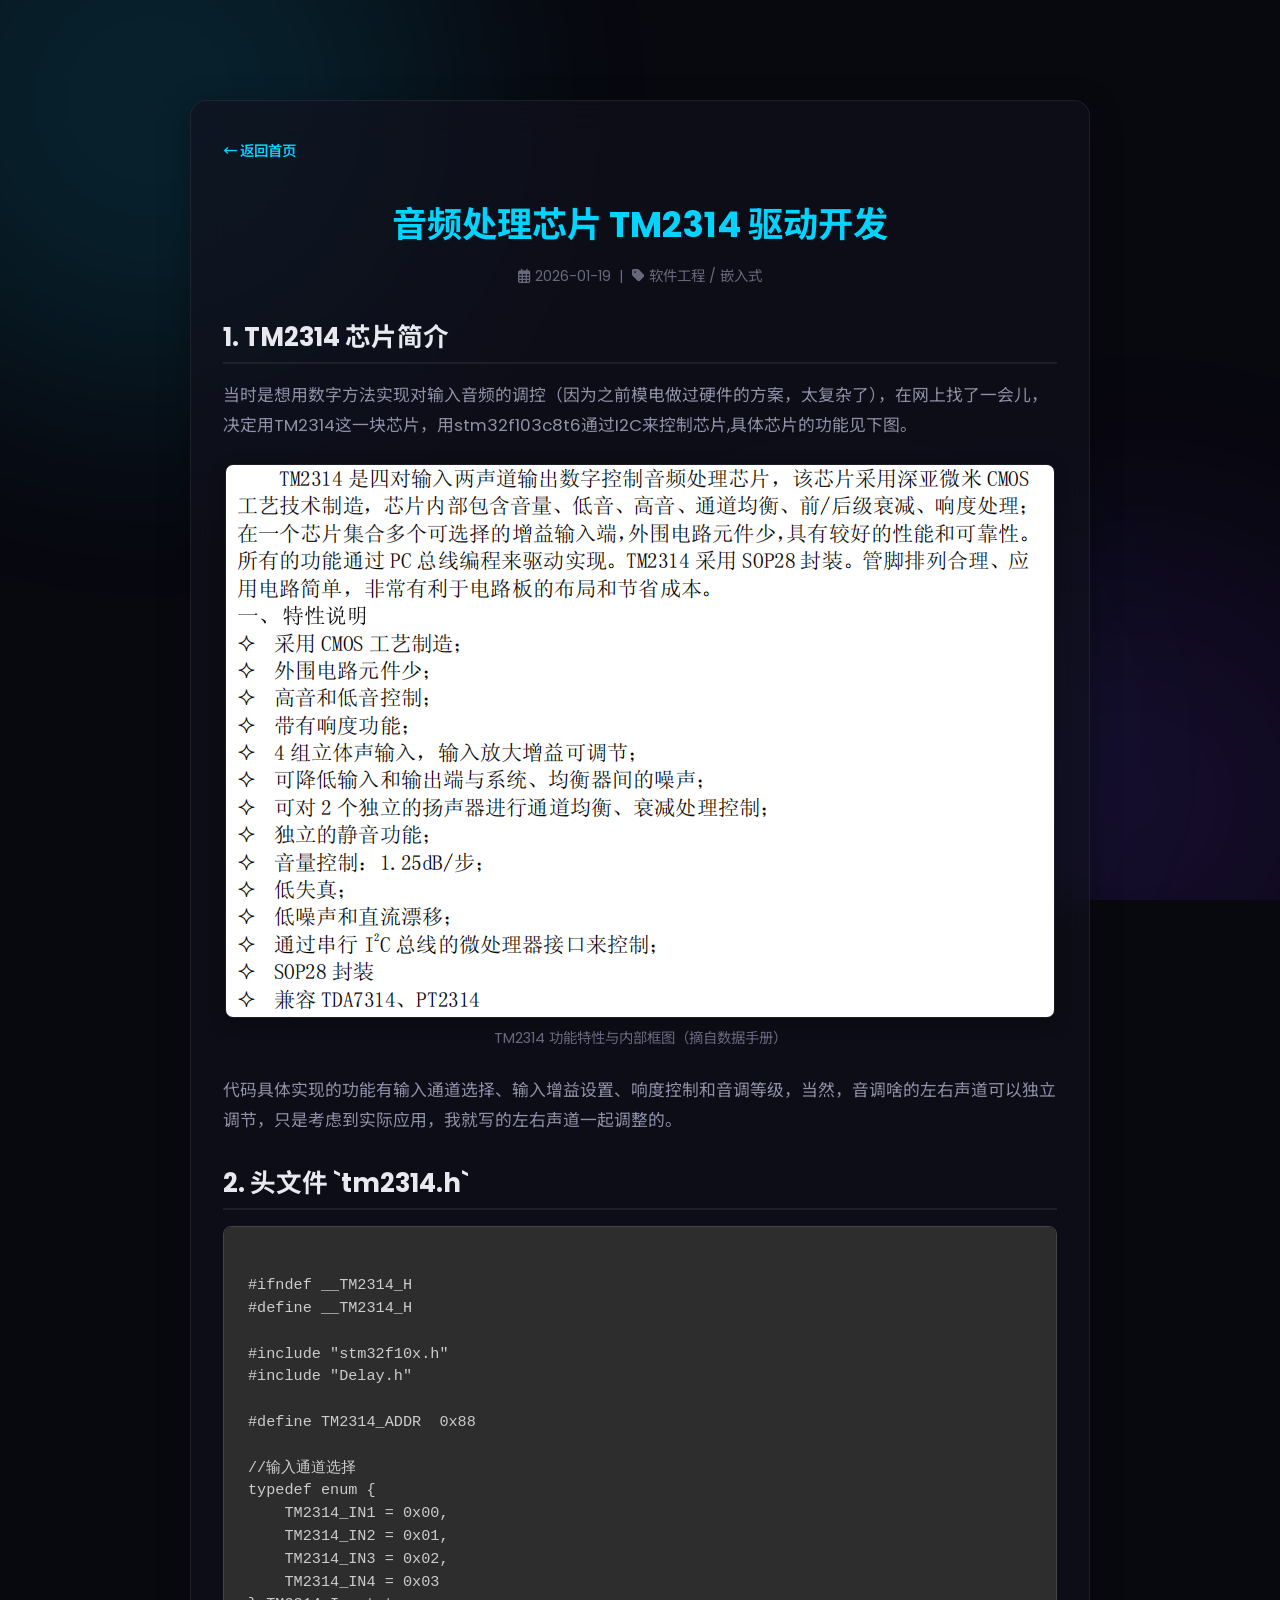
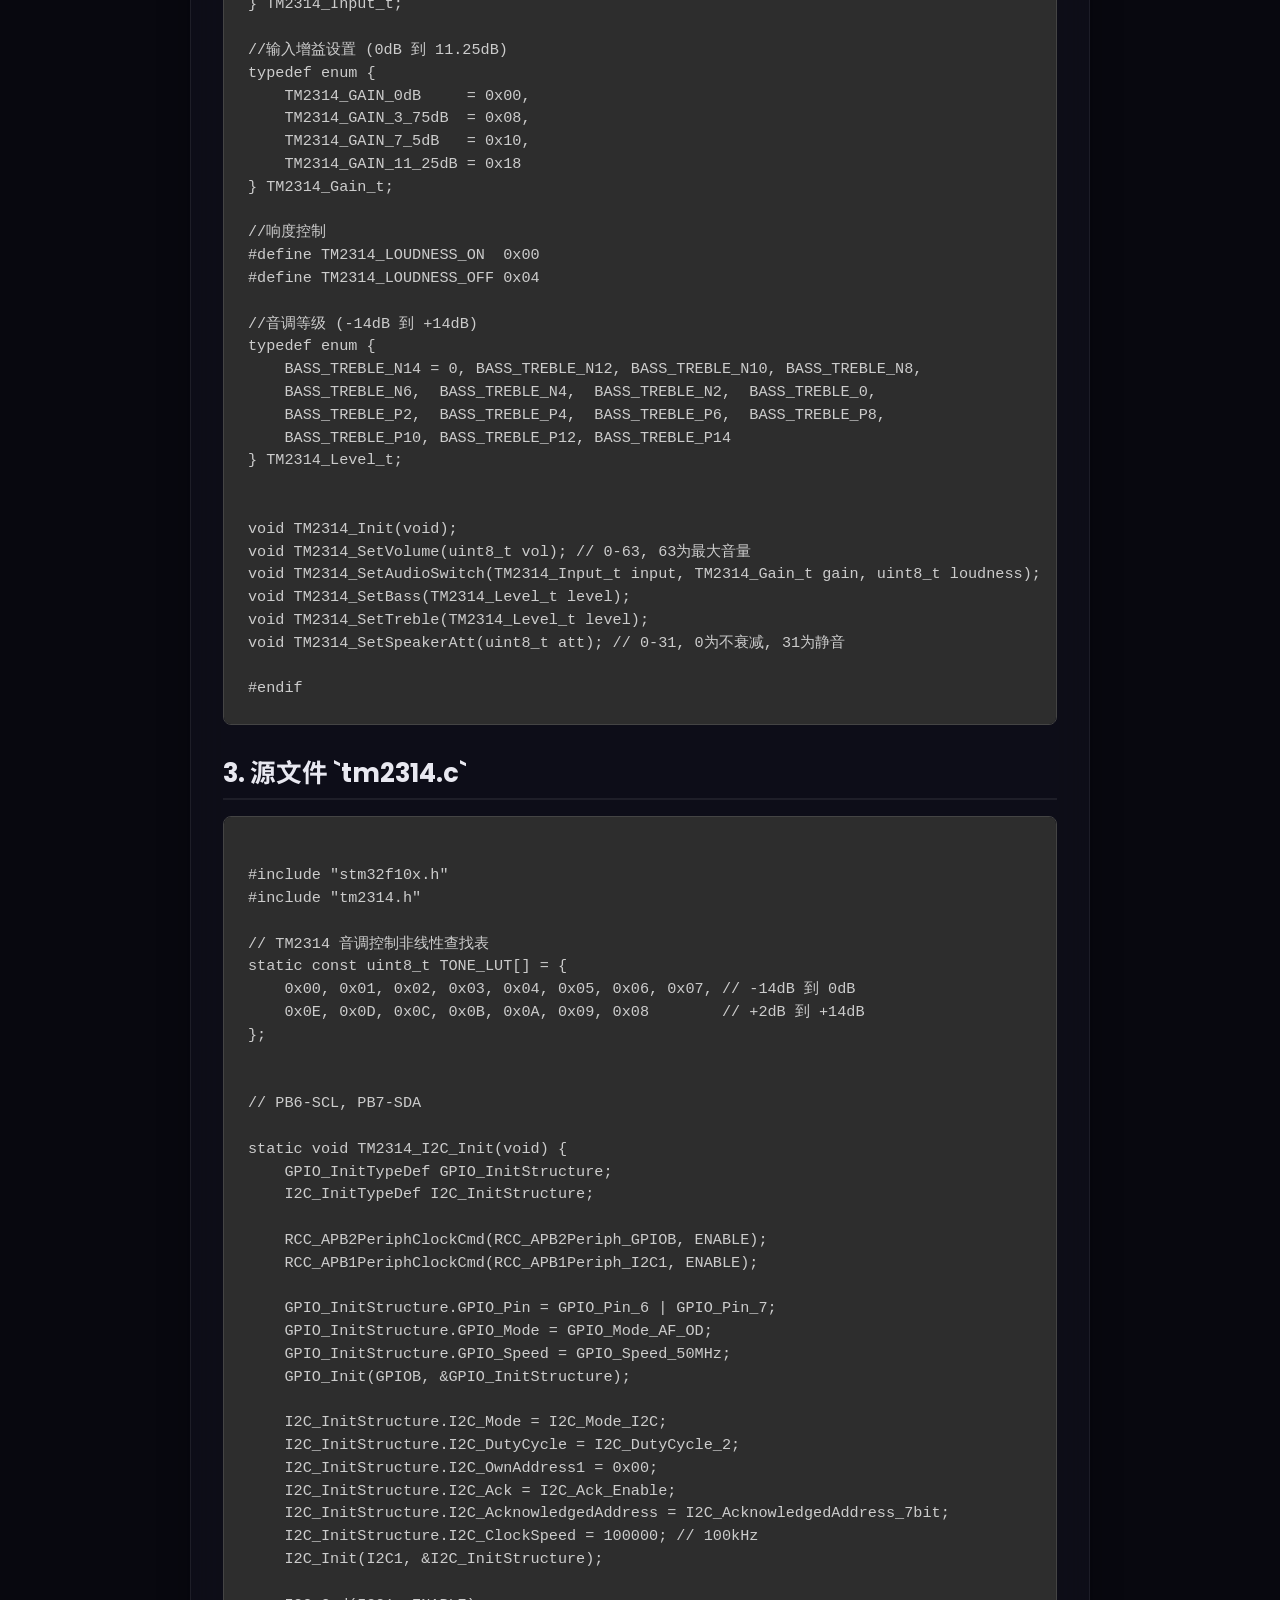
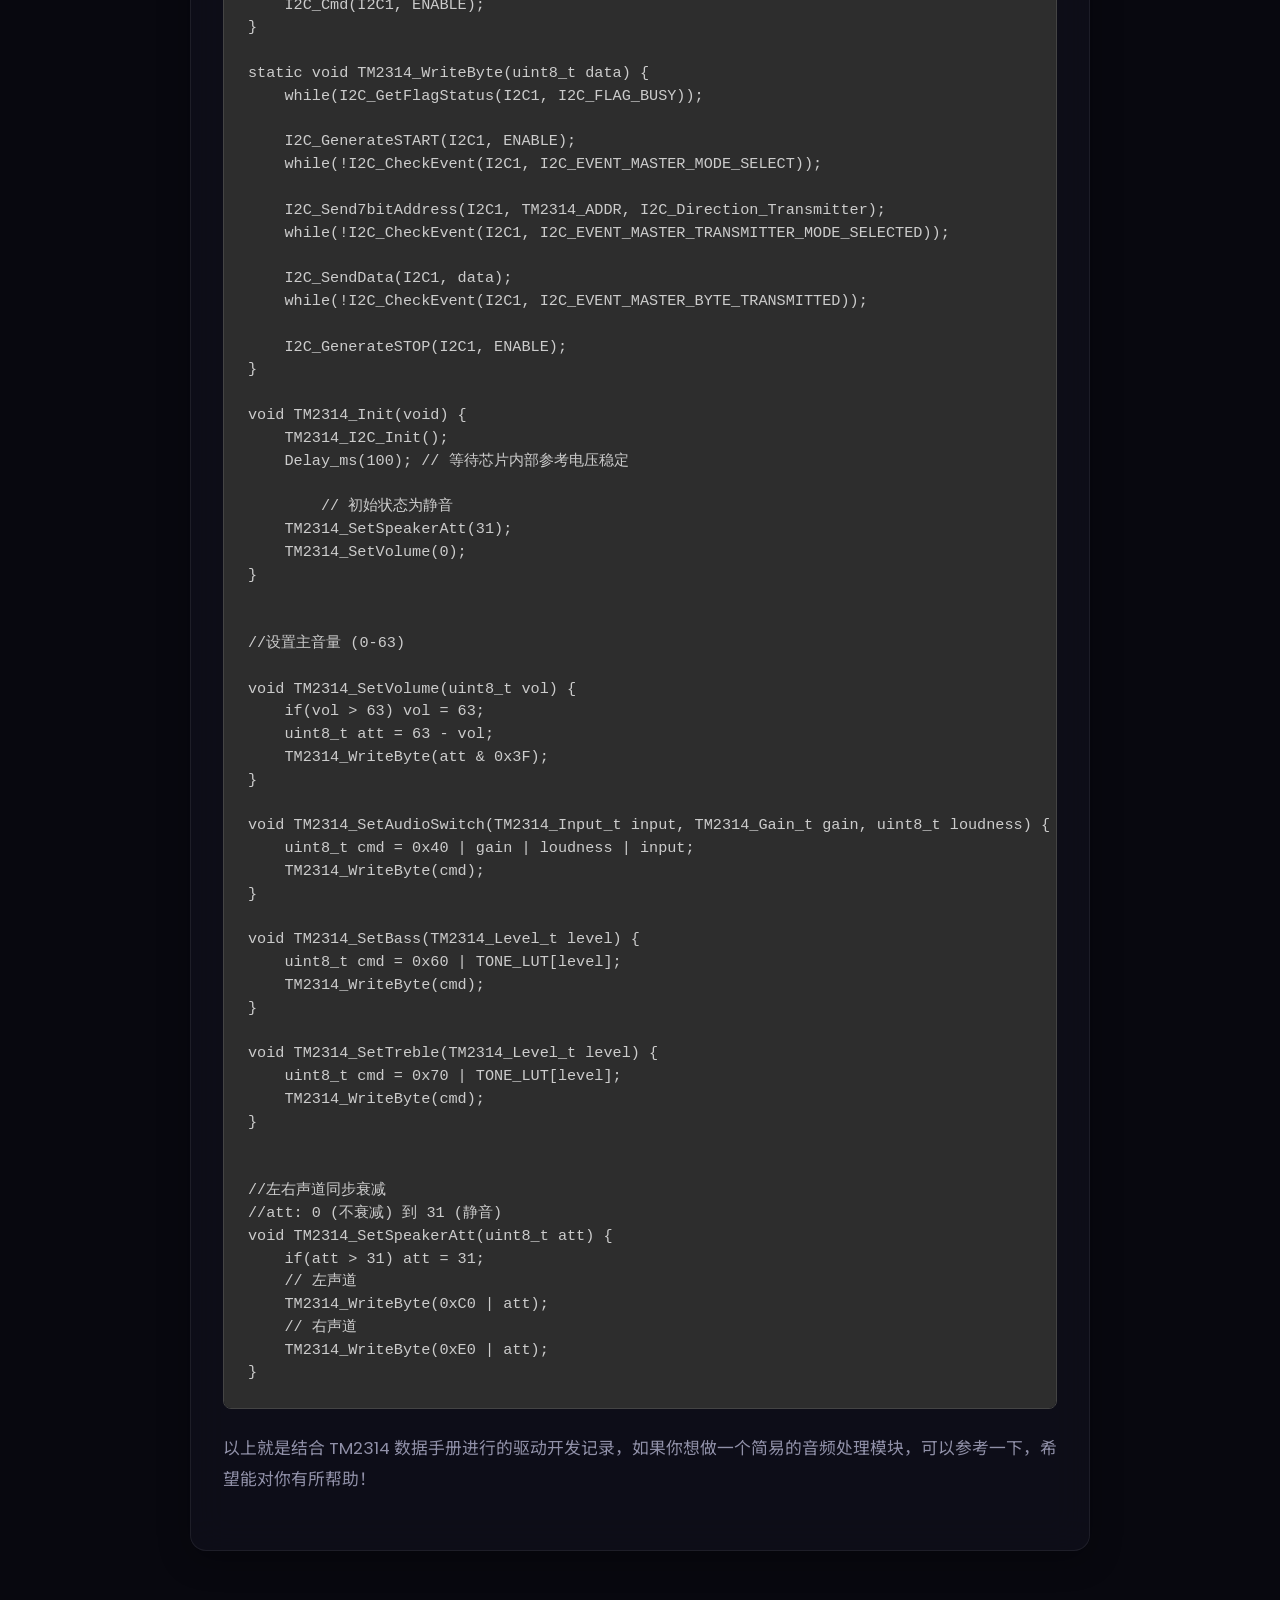
<file: articles/tm2314-driver.html>
<!DOCTYPE html>
<html lang="zh-CN" data-theme="dark">
<head>
    <meta charset="UTF-8">
    <meta name="viewport" content="width=device-width, initial-scale=1.0">
    <title>音频处理芯片 TM2314 驱动开发 | XJC的智慧小屋</title>
    
    <link href="https://fonts.googleapis.com/css2?family=Noto+Sans+SC:wght@400;700&family=Poppins:wght@400;600;700&display=swap" rel="stylesheet">
    <link rel="stylesheet" href="https://cdnjs.cloudflare.com/ajax/libs/font-awesome/6.5.2/css/all.min.css">
    <link rel="stylesheet" href="../assets/css/main.css">
    
    <style>
        .article-container { max-width: 900px; margin: 100px auto 50px auto; padding: 2rem; background: var(--bg-card); backdrop-filter: blur(18px); -webkit-backdrop-filter: blur(18px); border-radius: 1rem; border: 1px solid var(--border); box-shadow: 0 8px 32px rgba(0,0,0,0.3); color: var(--text-secondary); }
        .article-header { margin-bottom: 2rem; text-align: center; }
        .article-header h1 { font-size: 2.2rem; color: var(--accent); margin-bottom: 1rem; }
        .article-meta { font-size: 0.9rem; color: var(--text-secondary); opacity: 0.7; }
        .article-content h2 { color: var(--text-primary); margin-top: 2rem; margin-bottom: 1rem; font-size: 1.6rem; border-bottom: 2px solid var(--border); padding-bottom: 0.5rem;}
        .article-content p { margin-bottom: 1.5rem; line-height: 1.8; font-size: 1.05rem;}
        
        .article-content img { max-width: 100%; height: auto; border-radius: 0.5rem; margin: 1.5rem auto; display: block; box-shadow: 0 4px 16px rgba(0,0,0,0.3); border: 1px solid var(--border); }
        .img-caption { text-align: center; font-size: 0.9rem; color: var(--text-secondary); opacity: 0.7; margin-top: -1rem; margin-bottom: 1.5rem; display: block;}
        
        .article-content pre { background-color: #2d2d2d; color: #ccc; padding: 1.5rem; border-radius: 0.5rem; overflow-x: auto; margin-bottom: 1.5rem; font-family: 'Consolas', monospace; font-size: 0.95rem; line-height: 1.5; border: 1px solid #444; }
        .article-content code { font-family: inherit; color: inherit; }
        p code { background-color: var(--bg-deep); color: var(--accent); padding: 0.2rem 0.4rem; border-radius: 0.3rem; border: 1px solid var(--border); font-size: 0.9em; }
        .back-btn { margin-bottom: 2rem; display: inline-flex; align-items: center; gap: 0.4rem; color: var(--accent); font-weight: 600; font-size: 0.9rem; padding: 0.4rem 0; transition: gap 0.3s; }
        .back-btn:hover { gap: 0.7rem; }
        @media screen and (max-width: 768px) { .article-container { margin: 80px 1rem 2rem 1rem; padding: 1.2rem; } .article-header h1 { font-size: 1.6rem; } .article-content pre { padding: 1rem; font-size: 0.85rem; } }
    </style>
</head>
<body>
    <div class="bg-orbs">
        <div class="bg-orb bg-orb--1"></div>
        <div class="bg-orb bg-orb--2"></div>
        <div class="bg-orb bg-orb--3"></div>
    </div>
    <main>
        <div class="article-container">
            <a href="../index.html" class="back-btn">← 返回首页</a>
            <header class="article-header">
                <h1>音频处理芯片 TM2314 驱动开发</h1>
                <div class="article-meta">
                    <span><i class="far fa-calendar-alt"></i> 2026-01-19</span> &nbsp;|&nbsp; 
                    <span><i class="fas fa-tag"></i> 软件工程 / 嵌入式</span>
                </div>
            </header>
            <article class="article-content">
                <h2>1. TM2314 芯片简介</h2>
                <p>当时是想用数字方法实现对输入音频的调控（因为之前模电做过硬件的方案，太复杂了），在网上找了一会儿，决定用TM2314这一块芯片，用stm32f103c8t6通过I2C来控制芯片,具体芯片的功能见下图。</p>
                
                <img src="../assets/images/tm2314_features.png" alt="TM2314 内部结构框图">
                <span class="img-caption">TM2314 功能特性与内部框图（摘自数据手册）</span>
                
                <p>代码具体实现的功能有输入通道选择、输入增益设置、响度控制和音调等级，当然，音调啥的左右声道可以独立调节，只是考虑到实际应用，我就写的左右声道一起调整的。</p>

                <h2>2. 头文件 `tm2314.h`</h2>
<pre><code>
#ifndef __TM2314_H
#define __TM2314_H

#include "stm32f10x.h"
#include "Delay.h" 

#define TM2314_ADDR  0x88

//输入通道选择
typedef enum {
    TM2314_IN1 = 0x00,
    TM2314_IN2 = 0x01,
    TM2314_IN3 = 0x02,
    TM2314_IN4 = 0x03
} TM2314_Input_t;

//输入增益设置 (0dB 到 11.25dB)
typedef enum {
    TM2314_GAIN_0dB     = 0x00, 
    TM2314_GAIN_3_75dB  = 0x08, 
    TM2314_GAIN_7_5dB   = 0x10, 
    TM2314_GAIN_11_25dB = 0x18 
} TM2314_Gain_t;

//响度控制 
#define TM2314_LOUDNESS_ON  0x00
#define TM2314_LOUDNESS_OFF 0x04

//音调等级 (-14dB 到 +14dB)
typedef enum {
    BASS_TREBLE_N14 = 0, BASS_TREBLE_N12, BASS_TREBLE_N10, BASS_TREBLE_N8,
    BASS_TREBLE_N6,  BASS_TREBLE_N4,  BASS_TREBLE_N2,  BASS_TREBLE_0,
    BASS_TREBLE_P2,  BASS_TREBLE_P4,  BASS_TREBLE_P6,  BASS_TREBLE_P8,
    BASS_TREBLE_P10, BASS_TREBLE_P12, BASS_TREBLE_P14
} TM2314_Level_t;


void TM2314_Init(void);
void TM2314_SetVolume(uint8_t vol); // 0-63, 63为最大音量
void TM2314_SetAudioSwitch(TM2314_Input_t input, TM2314_Gain_t gain, uint8_t loudness);
void TM2314_SetBass(TM2314_Level_t level);
void TM2314_SetTreble(TM2314_Level_t level);
void TM2314_SetSpeakerAtt(uint8_t att); // 0-31, 0为不衰减, 31为静音

#endif
</code></pre>

                <h2>3. 源文件 `tm2314.c`</h2>
<pre><code>
#include "stm32f10x.h"
#include "tm2314.h"

// TM2314 音调控制非线性查找表 
static const uint8_t TONE_LUT[] = {
    0x00, 0x01, 0x02, 0x03, 0x04, 0x05, 0x06, 0x07, // -14dB 到 0dB
    0x0E, 0x0D, 0x0C, 0x0B, 0x0A, 0x09, 0x08        // +2dB 到 +14dB
};


// PB6-SCL, PB7-SDA

static void TM2314_I2C_Init(void) {
    GPIO_InitTypeDef GPIO_InitStructure;
    I2C_InitTypeDef I2C_InitStructure;

    RCC_APB2PeriphClockCmd(RCC_APB2Periph_GPIOB, ENABLE);
    RCC_APB1PeriphClockCmd(RCC_APB1Periph_I2C1, ENABLE);

    GPIO_InitStructure.GPIO_Pin = GPIO_Pin_6 | GPIO_Pin_7;
    GPIO_InitStructure.GPIO_Mode = GPIO_Mode_AF_OD;
    GPIO_InitStructure.GPIO_Speed = GPIO_Speed_50MHz;
    GPIO_Init(GPIOB, &GPIO_InitStructure);

    I2C_InitStructure.I2C_Mode = I2C_Mode_I2C;
    I2C_InitStructure.I2C_DutyCycle = I2C_DutyCycle_2;
    I2C_InitStructure.I2C_OwnAddress1 = 0x00;
    I2C_InitStructure.I2C_Ack = I2C_Ack_Enable;
    I2C_InitStructure.I2C_AcknowledgedAddress = I2C_AcknowledgedAddress_7bit;
    I2C_InitStructure.I2C_ClockSpeed = 100000; // 100kHz
    I2C_Init(I2C1, &I2C_InitStructure);
    
    I2C_Cmd(I2C1, ENABLE);
}

static void TM2314_WriteByte(uint8_t data) {
    while(I2C_GetFlagStatus(I2C1, I2C_FLAG_BUSY));
    
    I2C_GenerateSTART(I2C1, ENABLE);
    while(!I2C_CheckEvent(I2C1, I2C_EVENT_MASTER_MODE_SELECT));

    I2C_Send7bitAddress(I2C1, TM2314_ADDR, I2C_Direction_Transmitter);
    while(!I2C_CheckEvent(I2C1, I2C_EVENT_MASTER_TRANSMITTER_MODE_SELECTED));

    I2C_SendData(I2C1, data);
    while(!I2C_CheckEvent(I2C1, I2C_EVENT_MASTER_BYTE_TRANSMITTED));

    I2C_GenerateSTOP(I2C1, ENABLE);
}

void TM2314_Init(void) {
    TM2314_I2C_Init();
    Delay_ms(100); // 等待芯片内部参考电压稳定
    
	// 初始状态为静音
    TM2314_SetSpeakerAtt(31);
    TM2314_SetVolume(0); 
}


//设置主音量 (0-63)

void TM2314_SetVolume(uint8_t vol) {
    if(vol > 63) vol = 63;
    uint8_t att = 63 - vol; 
    TM2314_WriteByte(att & 0x3F);
}

void TM2314_SetAudioSwitch(TM2314_Input_t input, TM2314_Gain_t gain, uint8_t loudness) {
    uint8_t cmd = 0x40 | gain | loudness | input;
    TM2314_WriteByte(cmd);
}

void TM2314_SetBass(TM2314_Level_t level) {
    uint8_t cmd = 0x60 | TONE_LUT[level];
    TM2314_WriteByte(cmd);
}

void TM2314_SetTreble(TM2314_Level_t level) {
    uint8_t cmd = 0x70 | TONE_LUT[level];
    TM2314_WriteByte(cmd);
}


//左右声道同步衰减
//att: 0 (不衰减) 到 31 (静音)
void TM2314_SetSpeakerAtt(uint8_t att) {
    if(att > 31) att = 31;
    // 左声道
    TM2314_WriteByte(0xC0 | att);
    // 右声道
    TM2314_WriteByte(0xE0 | att);
}
</code></pre>
                <p>以上就是结合 TM2314 数据手册进行的驱动开发记录，如果你想做一个简易的音频处理模块，可以参考一下，希望能对你有所帮助！</p>
            </article>
        </div>
    </main>
    <script src="../assets/js/main.js"></script>
</body>
</html>
</file>
<file: assets/css/main.css>
/* ============ CSS Variables ============ */
:root {
    --hue: 195;
    --accent: #00d4ff;
    --accent-dim: #0099cc;
    --purple: #7b2fff;
    --bg-deep: #08080f;
    --bg-card: rgba(18, 18, 30, 0.65);
    --text-primary: #e8e8f0;
    --text-secondary: #9090a8;
    --text-muted: #5a5a72;
    --border: rgba(255, 255, 255, 0.07);
    --radius: 1rem;
    --blur: 18px;
}

[data-theme="light"] {
    --bg-deep: #f4f4f8;
    --bg-card: rgba(255, 255, 255, 0.7);
    --text-primary: #1a1a2e;
    --text-secondary: #555570;
    --text-muted: #8888a0;
    --border: rgba(0, 0, 0, 0.08);
}

/* ============ Reset & Global ============ */
*, *::before, *::after { box-sizing: border-box; margin: 0; padding: 0; }
html { scroll-behavior: smooth; }
body {
    font-family: 'Poppins', 'Noto Sans SC', sans-serif;
    background-color: var(--bg-deep);
    color: var(--text-secondary);
    line-height: 1.7;
    overflow-x: hidden;
    -webkit-font-smoothing: antialiased;
}
h1, h2, h3, h4 { color: var(--text-primary); font-weight: 700; line-height: 1.3; }
ul { list-style: none; }
a { text-decoration: none; color: inherit; }
.container { max-width: 1100px; margin: 0 auto; padding: 0 2rem; }
.grid { display: grid; gap: 2rem; }
.section { padding: 5rem 0 3rem; position: relative; z-index: 1; }
.section__title {
    text-align: center;
    font-size: 2rem;
    font-weight: 700;
    margin-bottom: 3rem;
    color: var(--text-primary);
    letter-spacing: -0.3px;
}

/* ============ Background Orbs ============ */
.bg-orbs {
    position: fixed;
    inset: 0;
    pointer-events: none;
    z-index: 0;
    overflow: hidden;
}
.bg-orb {
    position: absolute;
    border-radius: 50%;
    filter: blur(120px);
    opacity: 0.12;
    animation: orbDrift 20s ease-in-out infinite;
}
.bg-orb--1 {
    width: 600px; height: 600px;
    background: var(--accent);
    top: -200px; left: -150px;
    animation-delay: 0s;
}
.bg-orb--2 {
    width: 500px; height: 500px;
    background: var(--purple);
    bottom: -150px; right: -100px;
    animation-delay: -7s;
}
.bg-orb--3 {
    width: 400px; height: 400px;
    background: var(--accent);
    top: 60%; left: 50%;
    animation-delay: -14s;
    opacity: 0.07;
}
@keyframes orbDrift {
    0%, 100% { transform: translate(0, 0) scale(1); }
    25% { transform: translate(60px, -40px) scale(1.08); }
    50% { transform: translate(-30px, 50px) scale(0.94); }
    75% { transform: translate(-50px, -30px) scale(1.05); }
}

/* ============ Hero / Text Matrix ============ */
.hero {
    min-height: 100vh;
    display: flex;
    align-items: center;
    justify-content: center;
    position: relative;
    overflow: hidden;
    padding: 0;
}
.hero__matrix-wrap {
    position: absolute;
    inset: -5%;
    pointer-events: none;
    user-select: none;
}
.hero__matrix {
    position: absolute;
    inset: 0;
    display: flex;
    flex-direction: column;
    align-items: center;
    justify-content: center;
    gap: 0.6rem;
}
.matrix-row {
    display: flex;
    gap: 1.8rem;
}
.matrix-cell {
    font-family: 'Poppins', 'Noto Sans SC', sans-serif;
    font-size: 5.5rem;
    font-weight: 900;
    letter-spacing: 4px;
    line-height: 1;
}
.hero__matrix--base .matrix-cell {
    color: rgba(255, 255, 255, 0.07);
}
[data-theme="light"] .hero__matrix--base .matrix-cell {
    color: rgba(0, 0, 0, 0.06);
}

/* ============ Spotlight wrapper — ONE unified circle ============ */
.spotlight {
    position: absolute;
    inset: 0;
    z-index: 10;
    clip-path: circle(0px at -200px -200px);
    will-change: clip-path;
    pointer-events: none;
}
.spotlight__matrix {
    position: absolute;
    inset: 0;
    display: flex;
    flex-direction: column;
    align-items: center;
    justify-content: center;
    gap: 0.6rem;
}
.spotlight__matrix {
    z-index: 1;
}
.spotlight__matrix .matrix-cell {
    font-family: 'Poppins', 'Noto Sans SC', sans-serif;
    font-size: 5.5rem;
    font-weight: 900;
    letter-spacing: 4px;
    line-height: 1;
    color: #fff;
    text-shadow: 0 0 20px rgba(0, 212, 255, 0.8), 0 0 50px rgba(0, 212, 255, 0.5), 0 0 90px rgba(0, 212, 255, 0.3);
}
[data-theme="light"] .spotlight__matrix .matrix-cell {
    color: #0077cc;
    text-shadow: 0 0 20px rgba(0, 120, 210, 0.35);
}
.spotlight__text {
    position: absolute;
    inset: 0;
    display: flex;
    flex-direction: column;
    align-items: center;
    justify-content: center;
    text-align: center;
    z-index: 2;
    background: rgba(8, 8, 15, 0.5);
}
[data-theme="light"] .spotlight__text {
    background: rgba(244, 244, 248, 0.7);
}
.spotlight__text h1 {
    font-size: 3.6rem;
    font-weight: 800;
    letter-spacing: -0.5px;
    line-height: 1.15;
    margin-bottom: 0.6rem;
    color: var(--accent);
    text-shadow: 0 0 40px rgba(0, 212, 255, 0.5), 0 0 80px rgba(0, 212, 255, 0.2);
    min-height: 4.2rem;
}
.spotlight__text .hero__subtitle {
    font-size: 1.25rem;
    color: #fff;
    margin-bottom: 0.6rem;
    font-weight: 500;
    letter-spacing: 2px;
    line-height: 1.4;
    min-height: 1.8rem;
}
.spotlight__text .hero__desc {
    font-size: 1rem;
    color: rgba(255,255,255,0.85);
    margin-bottom: 2.5rem;
    max-width: 520px;
    margin-left: auto;
    margin-right: auto;
    line-height: 1.6;
    min-height: 3.2rem;
}
[data-theme="light"] .spotlight__text h1 {
    color: #0055aa;
    text-shadow: 0 0 20px rgba(0, 100, 200, 0.3);
}
[data-theme="light"] .spotlight__text .hero__subtitle {
    color: #1a1a2e;
}
[data-theme="light"] .spotlight__text .hero__desc {
    color: rgba(30, 30, 50, 0.85);
}
.hero__buttons { display: flex; gap: 1rem; justify-content: center; flex-wrap: wrap; }

/* Hero content — Chinese layer */
.hero__content {
    position: absolute;
    inset: 0;
    display: flex;
    flex-direction: column;
    align-items: center;
    justify-content: center;
    text-align: center;
    z-index: 5;
    pointer-events: auto;
}
.hero__content h1 {
    font-size: 3.6rem;
    font-weight: 800;
    letter-spacing: -0.5px;
    line-height: 1.15;
    margin-bottom: 0.6rem;
    color: #fff;
    text-shadow: 0 0 60px rgba(255,255,255,0.3);
    min-height: 4.2rem;
}
.hero__content .hero__subtitle {
    font-size: 1.25rem;
    color: var(--accent);
    margin-bottom: 0.6rem;
    font-weight: 500;
    letter-spacing: 2px;
    line-height: 1.4;
    min-height: 1.8rem;
}
.hero__content .hero__desc {
    font-size: 1rem;
    color: var(--text-secondary);
    margin-bottom: 2.5rem;
    max-width: 520px;
    margin-left: auto;
    margin-right: auto;
    line-height: 1.6;
    min-height: 3.2rem;
}

/* Avatar in hero */
.hero__avatar {
    width: 100px;
    height: 100px;
    border-radius: 50%;
    object-fit: cover;
    border: 2px solid rgba(255,255,255,0.1);
    margin-bottom: 1.5rem;
    box-shadow: 0 0 30px rgba(0, 212, 255, 0.15);
}

/* ============ Buttons ============ */
.btn {
    display: inline-flex;
    align-items: center;
    gap: 0.5rem;
    padding: 0.8rem 1.8rem;
    border-radius: 3rem;
    font-weight: 600;
    font-size: 0.92rem;
    transition: all 0.3s ease;
    cursor: pointer;
    border: none;
    letter-spacing: 0.2px;
}
.btn--primary {
    background: #fff;
    color: #0a0a0f;
}
.btn--primary:hover {
    background: #e0e0e0;
    transform: translateY(-1px);
    box-shadow: 0 8px 30px rgba(0,0,0,0.3);
}
.btn--outline {
    background: transparent;
    border: 1.5px solid rgba(255,255,255,0.25);
    color: #fff;
}
.btn--outline:hover {
    border-color: rgba(255,255,255,0.5);
    background: rgba(255,255,255,0.05);
}
.btn--accent {
    background: var(--accent);
    color: #0a0a0f;
}
.btn--accent:hover {
    background: #00e0ff;
    box-shadow: 0 8px 30px rgba(0, 212, 255, 0.3);
    transform: translateY(-1px);
}

/* ============ Navigation ============ */
.header {
    position: fixed;
    top: 0;
    left: 0;
    width: 100%;
    z-index: 1000;
    background: rgba(8, 8, 15, 0.7);
    backdrop-filter: blur(20px);
    -webkit-backdrop-filter: blur(20px);
    border-bottom: 1px solid var(--border);
    transition: background 0.3s;
}
.nav {
    height: 4rem;
    display: flex;
    justify-content: space-between;
    align-items: center;
}
.nav__logo {
    font-weight: 700;
    font-size: 1.15rem;
    color: var(--text-primary);
    letter-spacing: -0.3px;
    transition: opacity 0.3s;
}
.nav__logo:hover { opacity: 0.7; }
.nav__list { display: flex; gap: 2.2rem; }
.nav__link {
    color: var(--text-secondary);
    font-size: 0.9rem;
    font-weight: 500;
    transition: color 0.3s;
}
.nav__link:hover { color: #fff; }
.nav__actions { display: flex; align-items: center; gap: 1rem; }
.nav__theme {
    background: none;
    border: none;
    color: var(--text-secondary);
    font-size: 1.1rem;
    cursor: pointer;
    padding: 0.3rem;
    transition: color 0.3s;
}
.nav__theme:hover { color: #fff; }
.nav__toggle { display: none; background: none; border: none; color: var(--text-primary); font-size: 1.3rem; cursor: pointer; }

/* ============ About ============ */
.about__container { grid-template-columns: 1fr 1fr; gap: 3rem; align-items: start; }
.about__left p { margin-bottom: 1rem; font-size: 0.98rem; }
.about__left strong { color: var(--accent); font-weight: 600; }

.motto {
    background: var(--bg-card);
    backdrop-filter: blur(var(--blur));
    -webkit-backdrop-filter: blur(var(--blur));
    border: 1px solid var(--border);
    border-radius: var(--radius);
    padding: 1.5rem;
    margin-top: 2rem;
    border-left: 3px solid var(--accent);
}
.motto__title { font-size: 0.85rem; color: var(--accent); margin-bottom: 0.5rem; text-transform: uppercase; letter-spacing: 1px; }
.motto blockquote { font-style: italic; font-size: 1rem; color: var(--text-primary); }

.timeline { border-left: 1.5px solid rgba(255,255,255,0.1); padding-left: 1.5rem; margin-bottom: 2rem; }
.timeline__item { position: relative; margin-bottom: 1.8rem; }
.timeline__item::before {
    content: '';
    position: absolute;
    left: -1.8rem;
    top: 0.3rem;
    width: 10px; height: 10px;
    background: var(--accent);
    border-radius: 50%;
    box-shadow: 0 0 10px rgba(0,212,255,0.4);
}
.timeline__date { font-size: 0.8rem; color: var(--accent); margin-bottom: 0.2rem; font-weight: 600; letter-spacing: 0.5px; text-transform: uppercase; }
.timeline__content h3 { font-size: 1rem; margin-bottom: 0.2rem; }
.timeline__content p { font-size: 0.88rem; color: var(--text-muted); }

.tags { display: flex; flex-wrap: wrap; gap: 0.5rem; }
.tags li {
    background: var(--bg-card);
    backdrop-filter: blur(var(--blur));
    -webkit-backdrop-filter: blur(var(--blur));
    border: 1px solid var(--border);
    padding: 0.4rem 1rem;
    border-radius: 2rem;
    font-size: 0.8rem;
    color: var(--text-secondary);
    transition: all 0.3s;
}
.tags li:hover { border-color: var(--accent); color: var(--accent); }

/* ============ Cards (Projects & Insights) ============ */
.projects__filters {
    display: flex;
    justify-content: center;
    gap: 0.5rem;
    margin-bottom: 2.5rem;
}
.filter-btn {
    background: var(--bg-card);
    backdrop-filter: blur(var(--blur));
    -webkit-backdrop-filter: blur(var(--blur));
    border: 1px solid var(--border);
    color: var(--text-secondary);
    padding: 0.5rem 1.2rem;
    border-radius: 2rem;
    font-size: 0.85rem;
    font-weight: 500;
    cursor: pointer;
    transition: all 0.3s;
}
.filter-btn:hover { color: #fff; border-color: rgba(255,255,255,0.2); }
.filter-btn.active {
    background: #fff;
    color: #0a0a0f;
    border-color: #fff;
}

.projects__grid { grid-template-columns: repeat(auto-fit, minmax(300px, 1fr)); }
.card {
    background: var(--bg-card);
    backdrop-filter: blur(var(--blur));
    -webkit-backdrop-filter: blur(var(--blur));
    border: 1px solid var(--border);
    border-radius: var(--radius);
    padding: 1.8rem;
    transition: all 0.35s ease;
    position: relative;
    overflow: hidden;
}
.card::after {
    content: '';
    position: absolute;
    inset: 0;
    border-radius: var(--radius);
    opacity: 0;
    transition: opacity 0.35s;
    background: radial-gradient(600px circle at var(--mx, 50%) var(--my, 50%), rgba(255,255,255,0.03) 0%, transparent 60%);
    pointer-events: none;
}
.card:hover::after { opacity: 1; }
.card:hover {
    transform: translateY(-4px);
    border-color: rgba(255,255,255,0.15);
    box-shadow: 0 12px 40px rgba(0,0,0,0.3);
}
.card.hide { display: none; }
.card__title { font-size: 1.15rem; margin-bottom: 0.6rem; color: var(--text-primary); }
.card__desc { font-size: 0.88rem; color: var(--text-muted); margin-bottom: 1.2rem; line-height: 1.6; }
.card__actions { display: flex; gap: 1rem; flex-wrap: wrap; align-items: center; }
.card__link {
    font-size: 0.85rem;
    font-weight: 600;
    color: var(--accent);
    display: inline-flex;
    align-items: center;
    gap: 0.3rem;
    transition: gap 0.3s;
}
.card__link:hover { gap: 0.6rem; }
.card__muted { font-size: 0.82rem; color: var(--text-muted); display: inline-flex; align-items: center; gap: 0.3rem; }

.insights__container { grid-template-columns: repeat(auto-fit, minmax(300px, 1fr)); gap: 2rem; }
.insight-card {
    background: var(--bg-card);
    backdrop-filter: blur(var(--blur));
    -webkit-backdrop-filter: blur(var(--blur));
    border: 1px solid var(--border);
    border-radius: var(--radius);
    padding: 2rem;
    transition: all 0.35s ease;
    display: flex;
    flex-direction: column;
}
.insight-card:hover {
    transform: translateY(-4px);
    border-color: rgba(255,255,255,0.15);
    box-shadow: 0 12px 40px rgba(0,0,0,0.3);
}
.insight-card__meta { display: flex; justify-content: space-between; align-items: center; margin-bottom: 1rem; font-size: 0.8rem; }
.insight-card__date { color: var(--text-muted); display: flex; align-items: center; gap: 0.3rem; }
.insight-card__tag {
    background: rgba(0, 212, 255, 0.08);
    color: var(--accent);
    padding: 0.2rem 0.7rem;
    border-radius: 2rem;
    font-size: 0.72rem;
    font-weight: 600;
    border: 1px solid rgba(0, 212, 255, 0.15);
}
.insight-card__title { font-size: 1.15rem; margin-bottom: 0.6rem; color: var(--text-primary); }
.insight-card__excerpt { font-size: 0.9rem; color: var(--text-muted); flex: 1; margin-bottom: 1.2rem; }
.insight-card__link { color: var(--accent); font-size: 0.88rem; font-weight: 600; display: inline-flex; align-items: center; gap: 0.4rem; transition: gap 0.3s; }
.insight-card__link:hover { gap: 0.8rem; }

/* ============ Contact ============ */
.contact__container {
    text-align: center;
    max-width: 600px;
    background: var(--bg-card);
    backdrop-filter: blur(var(--blur));
    -webkit-backdrop-filter: blur(var(--blur));
    border: 1px solid var(--border);
    border-radius: var(--radius);
    padding: 2.5rem;
}
.contact__container p { font-size: 0.95rem; margin-bottom: 0.5rem; }
.contact__buttons { display: flex; justify-content: center; flex-wrap: wrap; gap: 1rem; margin-top: 1.8rem; }

/* ============ Modal ============ */
.modal {
    position: fixed; inset: 0;
    background: rgba(0,0,0,0.7);
    backdrop-filter: blur(6px);
    -webkit-backdrop-filter: blur(6px);
    display: flex; align-items: center; justify-content: center;
    z-index: 2000;
    opacity: 0; visibility: hidden;
    transition: all 0.3s;
}
.modal.active-modal { opacity: 1; visibility: visible; }
.modal__box {
    background: #1a1a28;
    padding: 2.5rem;
    border-radius: var(--radius);
    text-align: center;
    position: relative;
    border: 1px solid var(--border);
    box-shadow: 0 20px 60px rgba(0,0,0,0.6);
}
.modal__box h3 { margin-bottom: 1rem; }
.modal__box p { font-size: 0.85rem; color: var(--text-muted); margin-top: 1rem; }
.modal__close {
    position: absolute; top: 1rem; right: 1.3rem;
    font-size: 1.4rem; cursor: pointer;
    color: var(--text-muted); transition: color 0.3s;
}
.modal__close:hover { color: #fff; }

/* ============ Footer ============ */
.footer {
    padding: 2.5rem 0;
    text-align: center;
    font-size: 0.85rem;
    color: var(--text-muted);
    border-top: 1px solid var(--border);
    position: relative; z-index: 1;
}

/* ============ Section Reveal ============ */
.section {
    opacity: 0;
    transform: translateY(24px);
    transition: opacity 0.7s ease, transform 0.7s ease;
}
.section.revealed { opacity: 1; transform: translateY(0); }

/* ============ Scrollbar ============ */
::-webkit-scrollbar { width: 6px; }
::-webkit-scrollbar-track { background: transparent; }
::-webkit-scrollbar-thumb { background: rgba(255,255,255,0.08); border-radius: 3px; }
::-webkit-scrollbar-thumb:hover { background: rgba(255,255,255,0.15); }

/* ============ Responsive ============ */
@media screen and (max-width: 768px) {
    .container { padding: 0 1.2rem; }

    .nav__toggle { display: block; }
    .nav__menu {
        position: fixed; top: 4rem; right: -100%;
        width: 80%; height: calc(100vh - 4rem);
        background: rgba(12,12,22,0.97);
        backdrop-filter: blur(20px);
        -webkit-backdrop-filter: blur(20px);
        padding: 2rem;
        border-left: 1px solid var(--border);
        transition: right 0.35s;
    }
    .nav__menu.show-menu { right: 0; }
    .nav__list { flex-direction: column; gap: 1.5rem; }

    .hero__content h1, .spotlight__text h1 { font-size: 2.4rem; min-height: 2.8rem; }
    .spotlight__text .hero__subtitle { font-size: 1rem; min-height: 1.4rem; }
    .spotlight__text .hero__desc { font-size: 0.85rem; min-height: auto; }
    .matrix-cell { font-size: 3rem !important; }
    .matrix-row { gap: 1rem; }

    .about__container { grid-template-columns: 1fr; }
    .projects__grid, .insights__container { grid-template-columns: 1fr; }
    .section__title { font-size: 1.6rem; }

    .hero__buttons { flex-direction: column; align-items: center; }
    .btn { width: 100%; justify-content: center; }
}

@media screen and (max-width: 480px) {
    .hero__content h1, .spotlight__text h1 { font-size: 1.8rem; min-height: 2rem; }
    .spotlight__text .hero__subtitle { font-size: 0.85rem; min-height: 1.2rem; }
    .spotlight__text .hero__desc { font-size: 0.78rem; min-height: auto; }
    .matrix-cell { font-size: 2rem !important; }
}
</file>
